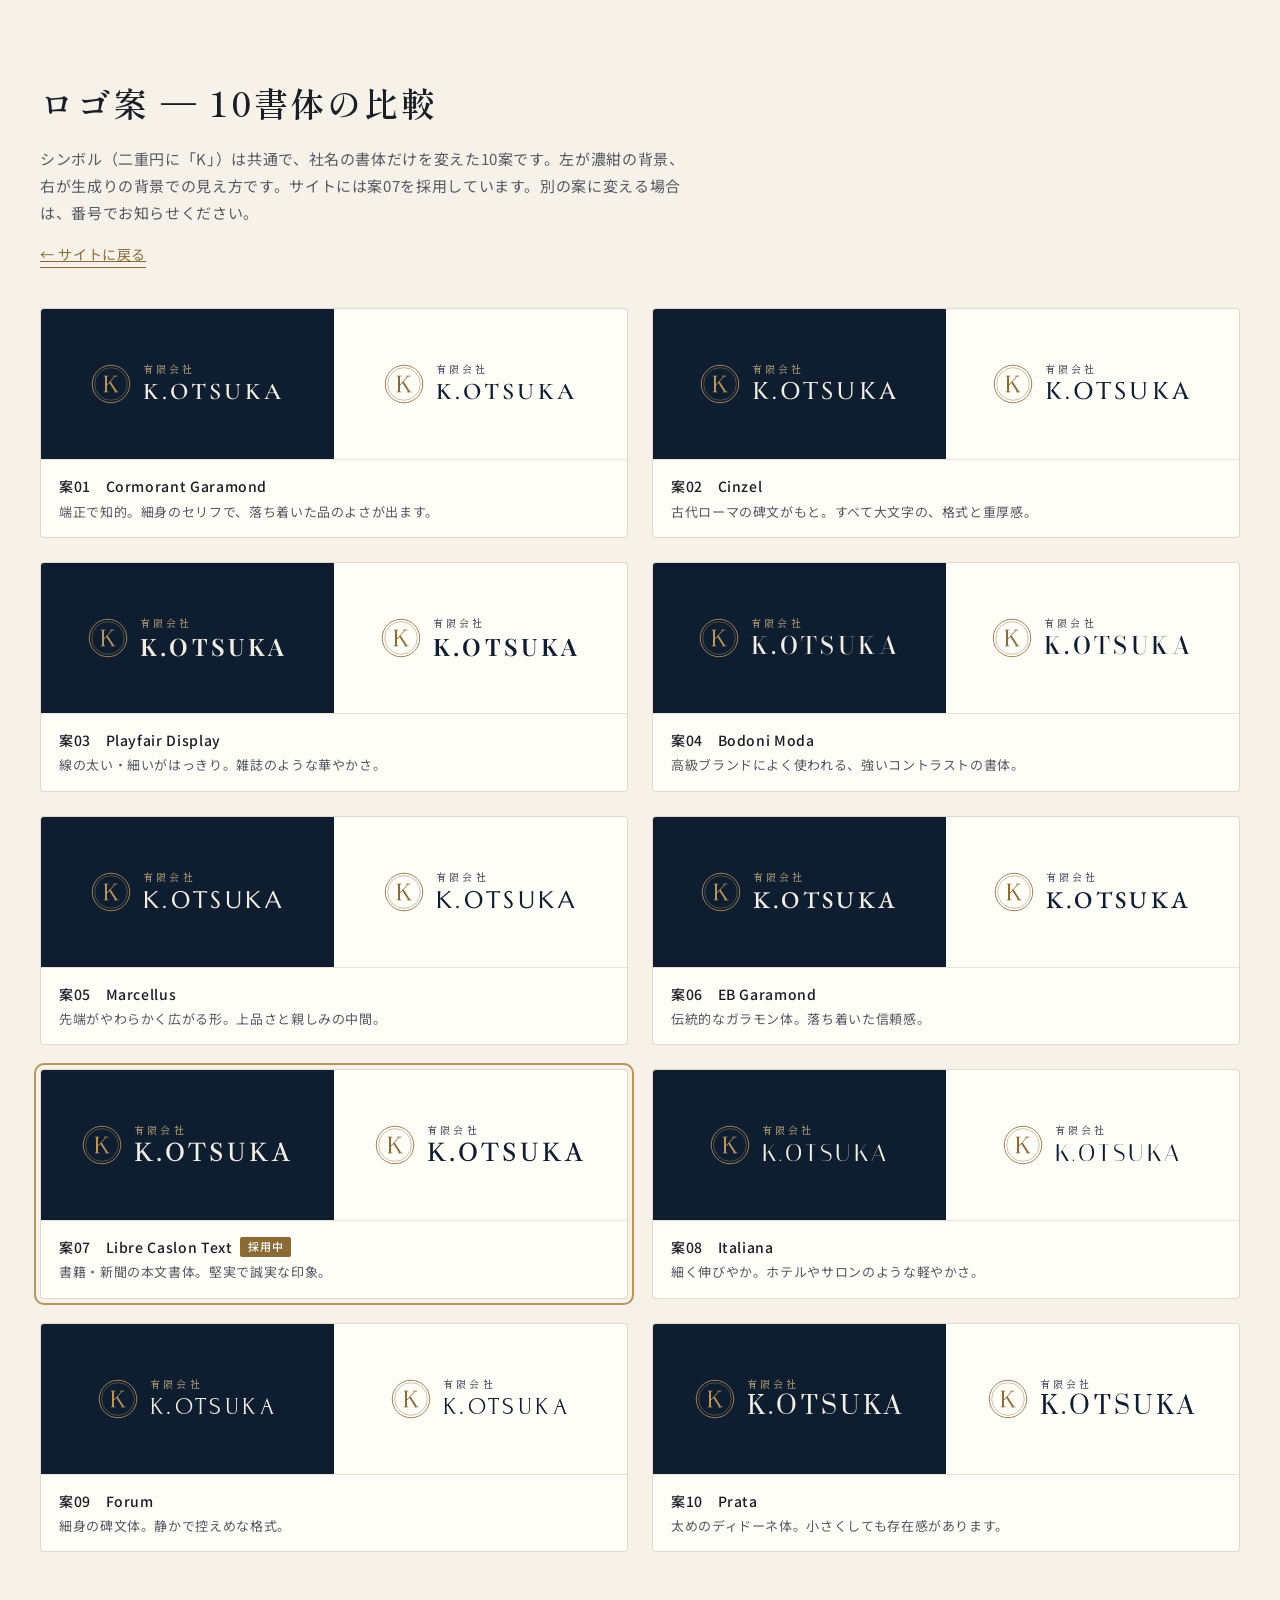
<file: logo.html>
<!doctype html>
<html lang="ja">
<head>
<meta charset="utf-8">
<meta name="viewport" content="width=device-width, initial-scale=1">
<title>ロゴ案（10書体）｜有限会社K.OTSUKA</title>
<meta name="robots" content="noindex, nofollow">
<link rel="icon" href="favicon.svg" type="image/svg+xml">
<link rel="preconnect" href="https://fonts.googleapis.com">
<link rel="preconnect" href="https://fonts.gstatic.com" crossorigin>
<link href="https://fonts.googleapis.com/css2?family=Cormorant+Garamond:wght@500;600&family=Cinzel:wght@500&family=Playfair+Display:wght@600&family=Bodoni+Moda:opsz,wght@6..96,500&family=Marcellus&family=EB+Garamond:wght@500&family=Libre+Caslon+Text&family=Italiana&family=Forum&family=Prata&family=Shippori+Mincho:wght@500;600&family=Noto+Sans+JP:wght@400;500&display=swap" rel="stylesheet">
<style>
:root{--ink:#1b1e25;--ink-2:#555860;--paper:#f6f2ea;--navy:#0f1d30;--gold:#b8955a;--gold-d:#8a6a35;--gold-l:#d6bd86}
*{box-sizing:border-box;margin:0;padding:0}
body{font-family:"Noto Sans JP",sans-serif;color:var(--ink);background:var(--paper);line-height:1.8;letter-spacing:.04em;padding:clamp(32px,6vw,72px) 16px}
.wrap{max-width:1200px;margin:0 auto}
h1{font-family:"Shippori Mincho",serif;font-weight:600;font-size:clamp(24px,3vw,34px);letter-spacing:.08em}
.lead{color:var(--ink-2);margin-top:12px;max-width:44em;font-size:15px}
.back{display:inline-block;margin-top:16px;font-size:14px;color:var(--gold-d);border-bottom:1px solid currentColor}
.grid{display:grid;grid-template-columns:repeat(auto-fill,minmax(min(100%,520px),1fr));gap:24px;margin-top:40px}
.card{border:1px solid rgba(138,106,53,.25);background:#fffdf8;border-radius:4px;overflow:hidden}
.card.is-pick{outline:2px solid var(--gold);outline-offset:4px}
.sw{display:grid;grid-template-columns:1fr 1fr}
.sw > div{display:grid;place-items:center;min-height:150px;padding:20px 12px}
.sw .dk{background:var(--navy);color:var(--gold-l)}
.sw .lt{color:var(--navy)}
.logo{display:inline-flex;align-items:center;gap:12px;white-space:nowrap}
.logo svg{width:40px;height:40px;flex:none;color:var(--gold)}
.lt .logo svg{color:var(--gold-d)}
.logo span{display:grid;line-height:1}
.logo small{font-family:"Shippori Mincho",serif;font-weight:500;font-size:10px;letter-spacing:.32em;opacity:.8;margin-bottom:6px}
.logo b{font-weight:inherit;font-size:24px;letter-spacing:.14em}
.dk .logo b{color:#f3eee3}
.meta{padding:14px 18px;border-top:1px solid rgba(138,106,53,.18);font-size:13px;color:var(--ink-2)}
.meta strong{display:block;font-size:14px;color:var(--ink);font-weight:500}
.pick{display:inline-block;margin-left:8px;font-size:11px;color:#fff;background:var(--gold-d);padding:0 8px;border-radius:2px;vertical-align:2px}
@media (max-width:479px){.sw{grid-template-columns:1fr}.logo b{font-size:22px}}
</style>
</head>
<body>
<div class="wrap">
  <h1>ロゴ案 — 10書体の比較</h1>
  <p class="lead">シンボル（二重円に「K」）は共通で、社名の書体だけを変えた10案です。左が濃紺の背景、右が生成りの背景での見え方です。サイトには案07を採用しています。別の案に変える場合は、番号でお知らせください。</p>
  <a class="back" href="index.html">← サイトに戻る</a>
  <div class="grid" id="grid"></div>
</div>
<svg width="0" height="0" style="position:absolute" aria-hidden="true">
  <symbol id="mark" viewBox="0 0 48 48">
    <circle cx="24" cy="24" r="22.5" fill="none" stroke="currentColor" stroke-width="1"/>
    <circle cx="24" cy="24" r="19.6" fill="none" stroke="currentColor" stroke-width=".5"/>
    <g fill="none" stroke="currentColor" stroke-linecap="butt">
      <path d="M18 14.5V33.5" stroke-width="2.4"/>
      <path d="M19.2 25.2L29 14.5" stroke-width="1.1"/>
      <path d="M22.6 21.6L30.4 33.5" stroke-width="2.2"/>
      <path d="M15.4 14.5H20.8M15.4 33.5H20.8M26.4 14.5H31.6M27.8 33.5H33" stroke-width=".9"/>
    </g>
  </symbol>
</svg>
<script>
const FONTS = [
  ["Cormorant Garamond", 600, "端正で知的。細身のセリフで、落ち着いた品のよさが出ます。"],
  ["Cinzel", 500, "古代ローマの碑文がもと。すべて大文字の、格式と重厚感。"],
  ["Playfair Display", 600, "線の太い・細いがはっきり。雑誌のような華やかさ。"],
  ["Bodoni Moda", 500, "高級ブランドによく使われる、強いコントラストの書体。"],
  ["Marcellus", 400, "先端がやわらかく広がる形。上品さと親しみの中間。"],
  ["EB Garamond", 500, "伝統的なガラモン体。落ち着いた信頼感。"],
  ["Libre Caslon Text", 400, "書籍・新聞の本文書体。堅実で誠実な印象。", true],
  ["Italiana", 400, "細く伸びやか。ホテルやサロンのような軽やかさ。"],
  ["Forum", 400, "細身の碑文体。静かで控えめな格式。"],
  ["Prata", 400, "太めのディドーネ体。小さくしても存在感があります。"],
];
const logo = (f, w) => `<span class="logo" style="font-family:'${f}',serif;font-weight:${w}"><svg aria-hidden="true"><use href="#mark"/></svg><span><small>有限会社</small><b>K.OTSUKA</b></span></span>`;
document.getElementById("grid").innerHTML = FONTS.map(([f, w, d, pick], i) => `
  <article class="card${pick ? " is-pick" : ""}">
    <div class="sw"><div class="dk">${logo(f, w)}</div><div class="lt">${logo(f, w)}</div></div>
    <p class="meta"><strong>案${String(i + 1).padStart(2, "0")}　${f}${pick ? '<span class="pick">採用中</span>' : ""}</strong>${d}</p>
  </article>`).join("");
</script>
</body>
</html>
</file>
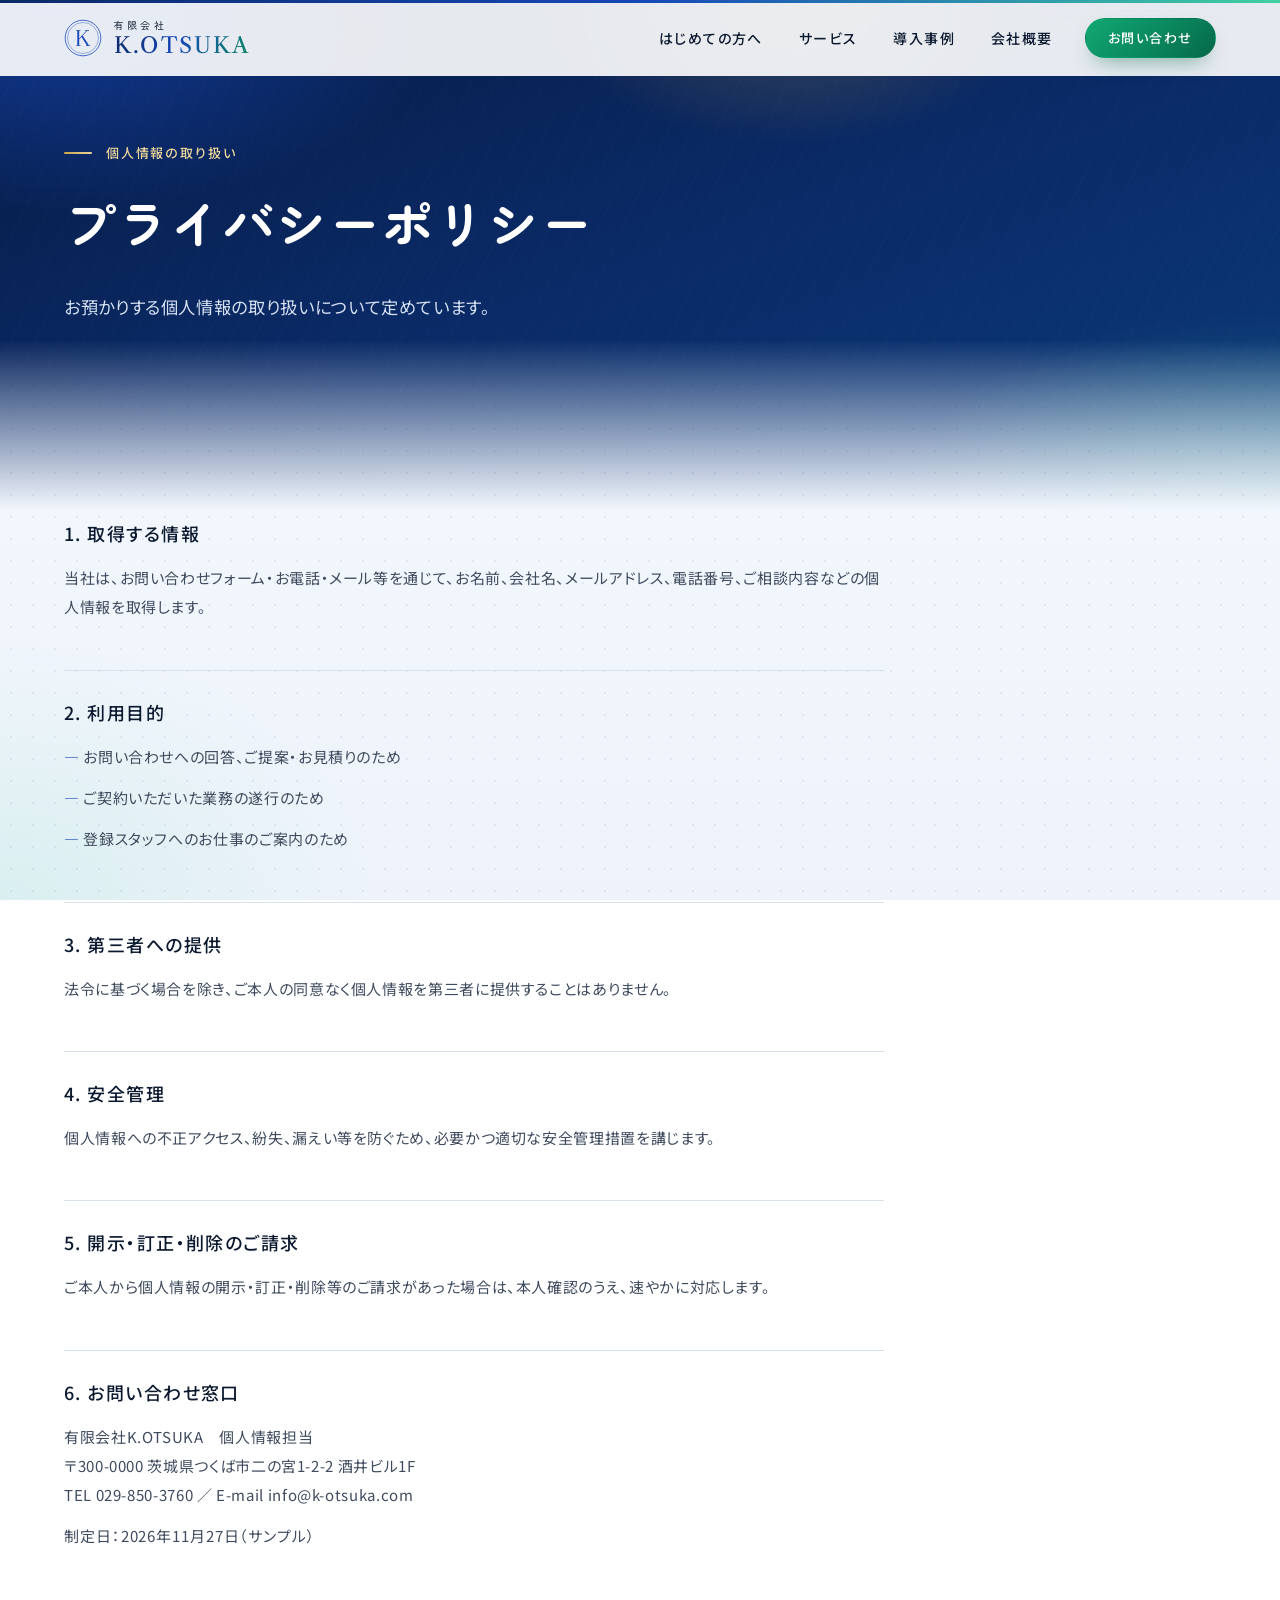
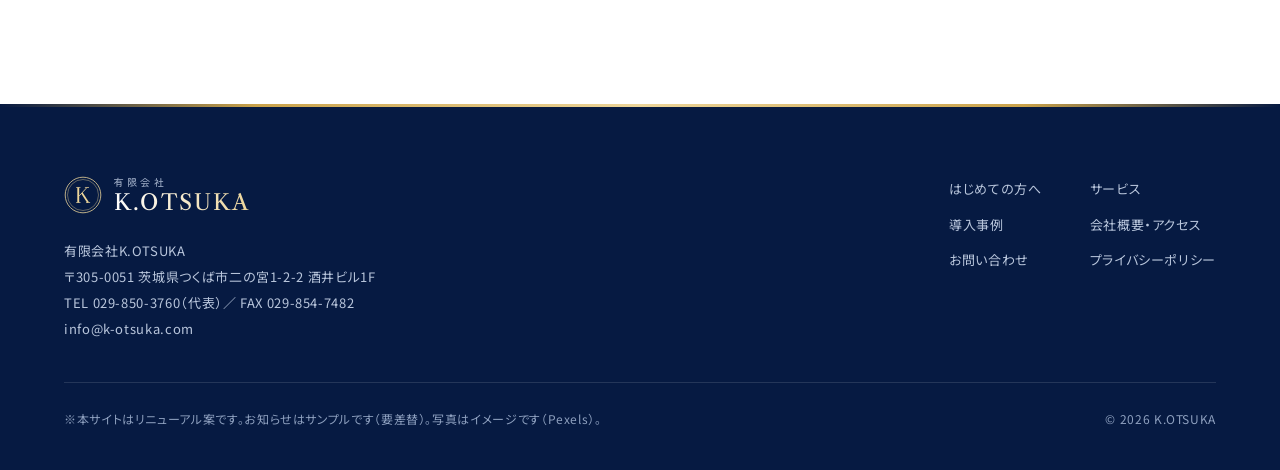
<file: privacy.html>
<!DOCTYPE html>
<html lang="ja">
<head>
<meta charset="UTF-8">
<meta name="viewport" content="width=device-width, initial-scale=1">
<script>document.documentElement.classList.add('js')</script>
<title>プライバシーポリシー｜K.OTSUKA</title>
<meta name="description" content="有限会社K.OTSUKAの個人情報の取り扱いについて。">
<!-- 要差替: サンプル公開中は検索除外。本番公開時にこの行を削除 -->
<meta name="robots" content="noindex, nofollow">
<link rel="canonical" href="https://fujikurakenjiwork-beep.github.io/marketing-consulting-hp/privacy.html">
<meta property="og:type" content="article">
<meta property="og:site_name" content="K.OTSUKA">
<meta property="og:title" content="プライバシーポリシー｜K.OTSUKA">
<meta property="og:description" content="有限会社K.OTSUKAの個人情報の取り扱いについて。">
<meta property="og:url" content="https://fujikurakenjiwork-beep.github.io/marketing-consulting-hp/privacy.html">
<meta property="og:image" content="https://fujikurakenjiwork-beep.github.io/marketing-consulting-hp/assets/og.png">
<meta property="og:image:width" content="1200">
<meta property="og:image:height" content="630">
<meta property="og:image:alt" content="有限会社K.OTSUKA ホームページ リニューアル案">
<meta name="twitter:card" content="summary_large_image">
<link rel="icon" href="favicon.svg" type="image/svg+xml">
<link rel="preconnect" href="https://fonts.googleapis.com">
<link rel="preconnect" href="https://fonts.gstatic.com" crossorigin>
<link href="https://fonts.googleapis.com/css2?family=Libre+Caslon+Text:wght@400;700&family=Zen+Maru+Gothic:wght@500;700&family=Noto+Sans+JP:wght@400;500;700&display=swap" rel="stylesheet">
<link rel="stylesheet" href="assets/style.css">
</head>
<body>
<div class="bg-canvas" aria-hidden="true"></div>
<div class="bg-grain" aria-hidden="true"></div>
<a class="skip" href="#main">本文へスキップ</a>

<header class="header">
  <a class="logo" href="index.html" aria-label="K.OTSUKA トップページ"><svg class="logo-mark" viewBox="0 0 48 48" aria-hidden="true"><circle cx="24" cy="24" r="22.5" fill="none" stroke="currentColor" stroke-width="1"/><circle cx="24" cy="24" r="19.6" fill="none" stroke="currentColor" stroke-width=".5"/><g fill="none" stroke="currentColor"><path d="M18 14.5V33.5" stroke-width="2.4"/><path d="M19.2 25.2L29 14.5" stroke-width="1.1"/><path d="M22.6 21.6L30.4 33.5" stroke-width="2.2"/><path d="M15.4 14.5H20.8M15.4 33.5H20.8M26.4 14.5H31.6M27.8 33.5H33" stroke-width=".9"/></g></svg><span class="logo-text"><small>有限会社</small><b>K.OTSUKA</b></span></a>
  <nav class="nav" aria-label="メイン">
    <a href="about.html">はじめての方へ</a>
    <a href="service.html">サービス</a>
    <a href="works.html">導入事例</a>
    <a href="company.html">会社概要</a>
  </nav>
  <a class="btn btn--sm header-cta" href="contact.html">お問い合わせ</a>
  <button class="menu-btn" type="button" aria-expanded="false" aria-controls="sp-menu" aria-label="メニューを開く"><span></span><span></span></button>
</header>
<nav class="sp-menu" id="sp-menu" aria-label="スマートフォン用メニュー">
  <a href="index.html">トップ</a>
  <a href="about.html">はじめての方へ</a>
  <a href="service.html">サービス</a>
  <a href="works.html">導入事例</a>
  <a href="company.html">会社概要・アクセス</a>
  <a href="contact.html">お問い合わせ</a>
  <a class="sp-tel" href="tel:0298503760">TEL 029-850-3760（代表）</a>
</nav>

<main id="main">

<section class="page-hero">
  <div class="inner kv-inner">
    <div>
    <p class="kicker rise" style="--d:60">個人情報の取り扱い</p>
    <h1>
      <span class="h-display rise" style="--d:140">プライバシーポリシー</span>
    </h1>
    <p class="lead rise" style="--d:300">お預かりする個人情報の取り扱いについて定めています。</p><!--/hero-text-->
    </div>
    
  </div>
</section>

<section style="padding-top:clamp(48px,6vw,80px)">
  <div class="inner">
    <!-- 要差替: サンプル文面。公開前に専門家の確認を受けること -->
    <div class="policy reveal" style="max-width:820px">
      <h2>1. 取得する情報</h2>
      <p>当社は、お問い合わせフォーム・お電話・メール等を通じて、お名前、会社名、メールアドレス、電話番号、ご相談内容などの個人情報を取得します。</p>
      <h2>2. 利用目的</h2>
      <ul><li>お問い合わせへの回答、ご提案・お見積りのため</li><li>ご契約いただいた業務の遂行のため</li><li>登録スタッフへのお仕事のご案内のため</li></ul>
      <h2>3. 第三者への提供</h2>
      <p>法令に基づく場合を除き、ご本人の同意なく個人情報を第三者に提供することはありません。</p>
      <h2>4. 安全管理</h2>
      <p>個人情報への不正アクセス、紛失、漏えい等を防ぐため、必要かつ適切な安全管理措置を講じます。</p>
      <h2>5. 開示・訂正・削除のご請求</h2>
      <p>ご本人から個人情報の開示・訂正・削除等のご請求があった場合は、本人確認のうえ、速やかに対応します。</p>
      <h2>6. お問い合わせ窓口</h2>
      <p>有限会社K.OTSUKA　個人情報担当<br>〒300-0000 茨城県つくば市二の宮1-2-2 酒井ビル1F<br>TEL 029-850-3760 ／ E-mail info@k-otsuka.com</p>
      <p class="note">制定日：2026年11月27日（サンプル）</p>
    </div>
  </div>
</section>
</main>

<footer class="footer">
  <div class="footer-inner">
    <div class="footer-brand">
      <a class="logo" href="index.html"><svg class="logo-mark" viewBox="0 0 48 48" aria-hidden="true"><circle cx="24" cy="24" r="22.5" fill="none" stroke="currentColor" stroke-width="1"/><circle cx="24" cy="24" r="19.6" fill="none" stroke="currentColor" stroke-width=".5"/><g fill="none" stroke="currentColor"><path d="M18 14.5V33.5" stroke-width="2.4"/><path d="M19.2 25.2L29 14.5" stroke-width="1.1"/><path d="M22.6 21.6L30.4 33.5" stroke-width="2.2"/><path d="M15.4 14.5H20.8M15.4 33.5H20.8M26.4 14.5H31.6M27.8 33.5H33" stroke-width=".9"/></g></svg><span class="logo-text"><small>有限会社</small><b>K.OTSUKA</b></span></a>
      <p>有限会社K.OTSUKA<br>〒305-0051 茨城県つくば市二の宮1-2-2 酒井ビル1F<br>TEL 029-850-3760（代表）／ FAX 029-854-7482<br>info@k-otsuka.com</p>
    </div>
    <nav class="footer-nav" aria-label="フッター">
      <a href="about.html">はじめての方へ</a><a href="service.html">サービス</a>
      <a href="works.html">導入事例</a><a href="company.html">会社概要・アクセス</a>
      <a href="contact.html">お問い合わせ</a><a href="privacy.html">プライバシーポリシー</a>
    </nav>
  </div>
  <div class="footer-bottom">
    <p>※本サイトはリニューアル案です。お知らせはサンプルです（要差替）。写真はイメージです（Pexels）。</p>
    <p>© <span class="js-year">2026</span> K.OTSUKA</p>
  </div>
</footer>
<div class="cta-fixed"><a class="btn" href="tel:0298503760">電話する</a><a class="btn btn--accent" href="contact.html">お問い合わせ</a></div>

<script src="assets/main.js"></script>
</body>
</html>
</file>
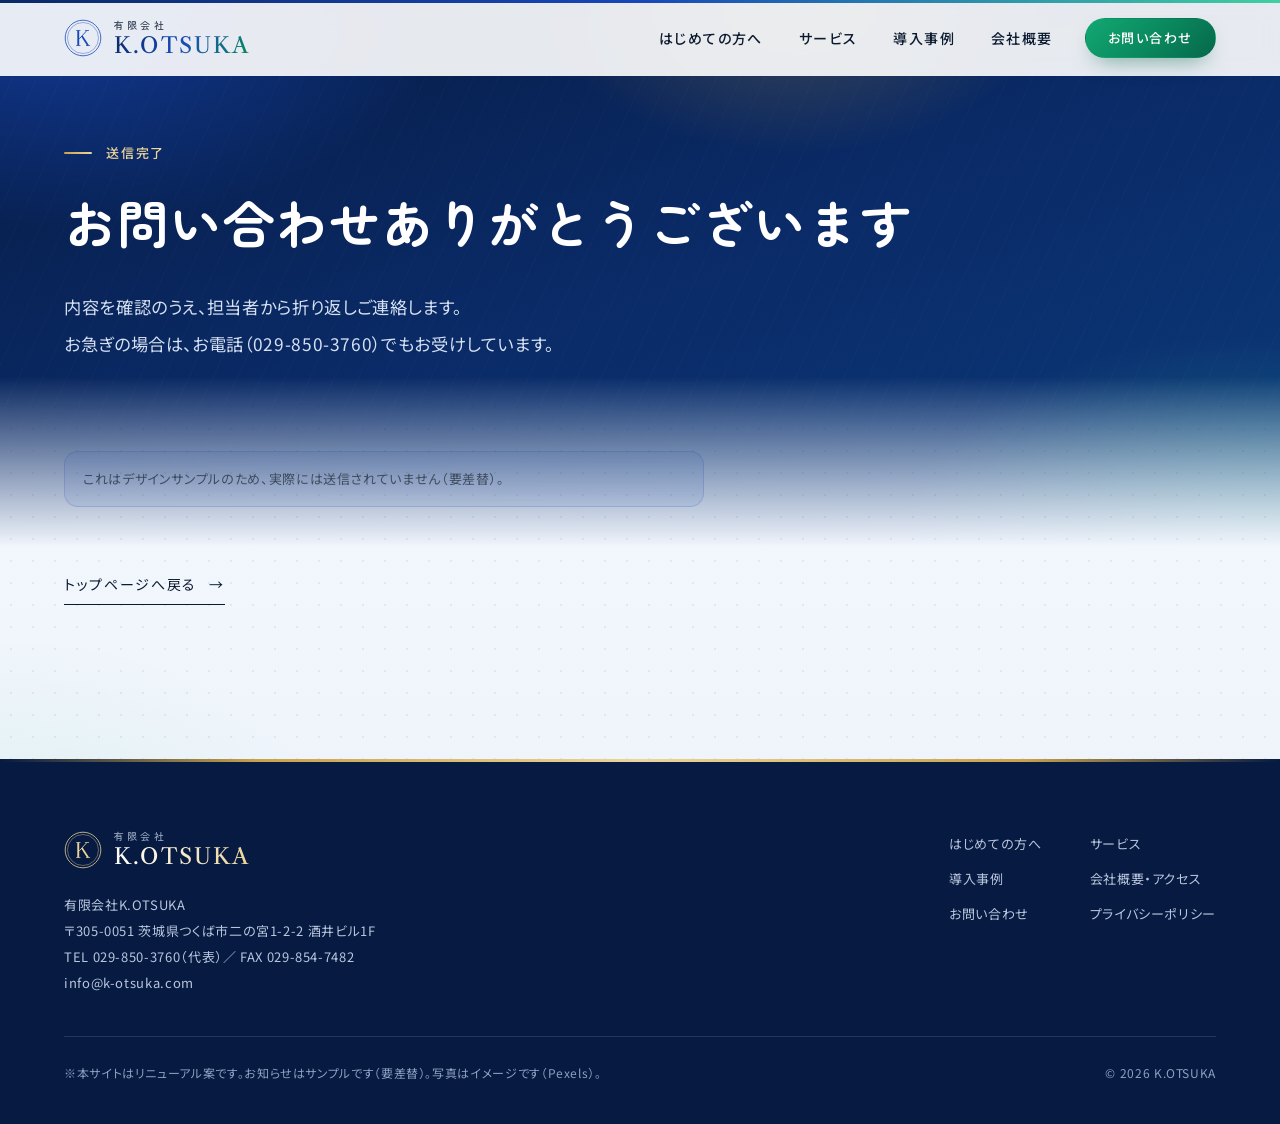
<file: thanks.html>
<!DOCTYPE html>
<html lang="ja">
<head>
<meta charset="UTF-8">
<meta name="viewport" content="width=device-width, initial-scale=1">
<script>document.documentElement.classList.add('js')</script>
<title>送信完了｜K.OTSUKA</title>
<meta name="description" content="お問い合わせありがとうございます。">
<!-- 要差替: サンプル公開中は検索除外。本番公開時にこの行を削除 -->
<meta name="robots" content="noindex, nofollow">
<link rel="canonical" href="https://fujikurakenjiwork-beep.github.io/marketing-consulting-hp/thanks.html">
<meta property="og:type" content="article">
<meta property="og:site_name" content="K.OTSUKA">
<meta property="og:title" content="送信完了｜K.OTSUKA">
<meta property="og:description" content="お問い合わせありがとうございます。">
<meta property="og:url" content="https://fujikurakenjiwork-beep.github.io/marketing-consulting-hp/thanks.html">
<meta property="og:image" content="https://fujikurakenjiwork-beep.github.io/marketing-consulting-hp/assets/og.png">
<meta property="og:image:width" content="1200">
<meta property="og:image:height" content="630">
<meta property="og:image:alt" content="有限会社K.OTSUKA ホームページ リニューアル案">
<meta name="twitter:card" content="summary_large_image">
<link rel="icon" href="favicon.svg" type="image/svg+xml">
<link rel="preconnect" href="https://fonts.googleapis.com">
<link rel="preconnect" href="https://fonts.gstatic.com" crossorigin>
<link href="https://fonts.googleapis.com/css2?family=Libre+Caslon+Text:wght@400;700&family=Zen+Maru+Gothic:wght@500;700&family=Noto+Sans+JP:wght@400;500;700&display=swap" rel="stylesheet">
<link rel="stylesheet" href="assets/style.css">
</head>
<body>
<div class="bg-canvas" aria-hidden="true"></div>
<div class="bg-grain" aria-hidden="true"></div>
<a class="skip" href="#main">本文へスキップ</a>

<header class="header">
  <a class="logo" href="index.html" aria-label="K.OTSUKA トップページ"><svg class="logo-mark" viewBox="0 0 48 48" aria-hidden="true"><circle cx="24" cy="24" r="22.5" fill="none" stroke="currentColor" stroke-width="1"/><circle cx="24" cy="24" r="19.6" fill="none" stroke="currentColor" stroke-width=".5"/><g fill="none" stroke="currentColor"><path d="M18 14.5V33.5" stroke-width="2.4"/><path d="M19.2 25.2L29 14.5" stroke-width="1.1"/><path d="M22.6 21.6L30.4 33.5" stroke-width="2.2"/><path d="M15.4 14.5H20.8M15.4 33.5H20.8M26.4 14.5H31.6M27.8 33.5H33" stroke-width=".9"/></g></svg><span class="logo-text"><small>有限会社</small><b>K.OTSUKA</b></span></a>
  <nav class="nav" aria-label="メイン">
    <a href="about.html">はじめての方へ</a>
    <a href="service.html">サービス</a>
    <a href="works.html">導入事例</a>
    <a href="company.html">会社概要</a>
  </nav>
  <a class="btn btn--sm header-cta" href="contact.html">お問い合わせ</a>
  <button class="menu-btn" type="button" aria-expanded="false" aria-controls="sp-menu" aria-label="メニューを開く"><span></span><span></span></button>
</header>
<nav class="sp-menu" id="sp-menu" aria-label="スマートフォン用メニュー">
  <a href="index.html">トップ</a>
  <a href="about.html">はじめての方へ</a>
  <a href="service.html">サービス</a>
  <a href="works.html">導入事例</a>
  <a href="company.html">会社概要・アクセス</a>
  <a href="contact.html">お問い合わせ</a>
  <a class="sp-tel" href="tel:0298503760">TEL 029-850-3760（代表）</a>
</nav>

<main id="main">

<section class="page-hero">
  <div class="inner kv-inner">
    <div>
    <p class="kicker rise" style="--d:60">送信完了</p>
    <h1>
      <span class="h-display rise" style="--d:140">お問い合わせありがとうございます</span>
    </h1>
    <p class="lead rise" style="--d:300">内容を確認のうえ、担当者から折り返しご連絡します。<br class="pc">お急ぎの場合は、お電話（029-850-3760）でもお受けしています。</p><!--/hero-text-->
    </div>
    
  </div>
</section>

<section style="padding-top:0">
  <div class="inner">
    <p class="demo-note reveal" style="max-width:640px">これはデザインサンプルのため、実際には送信されていません（要差替）。</p>
    <p class="reveal" style="margin-top:32px"><a class="link-arrow" href="index.html">トップページへ戻る</a></p>
  </div>
</section>
</main>

<footer class="footer">
  <div class="footer-inner">
    <div class="footer-brand">
      <a class="logo" href="index.html"><svg class="logo-mark" viewBox="0 0 48 48" aria-hidden="true"><circle cx="24" cy="24" r="22.5" fill="none" stroke="currentColor" stroke-width="1"/><circle cx="24" cy="24" r="19.6" fill="none" stroke="currentColor" stroke-width=".5"/><g fill="none" stroke="currentColor"><path d="M18 14.5V33.5" stroke-width="2.4"/><path d="M19.2 25.2L29 14.5" stroke-width="1.1"/><path d="M22.6 21.6L30.4 33.5" stroke-width="2.2"/><path d="M15.4 14.5H20.8M15.4 33.5H20.8M26.4 14.5H31.6M27.8 33.5H33" stroke-width=".9"/></g></svg><span class="logo-text"><small>有限会社</small><b>K.OTSUKA</b></span></a>
      <p>有限会社K.OTSUKA<br>〒305-0051 茨城県つくば市二の宮1-2-2 酒井ビル1F<br>TEL 029-850-3760（代表）／ FAX 029-854-7482<br>info@k-otsuka.com</p>
    </div>
    <nav class="footer-nav" aria-label="フッター">
      <a href="about.html">はじめての方へ</a><a href="service.html">サービス</a>
      <a href="works.html">導入事例</a><a href="company.html">会社概要・アクセス</a>
      <a href="contact.html">お問い合わせ</a><a href="privacy.html">プライバシーポリシー</a>
    </nav>
  </div>
  <div class="footer-bottom">
    <p>※本サイトはリニューアル案です。お知らせはサンプルです（要差替）。写真はイメージです（Pexels）。</p>
    <p>© <span class="js-year">2026</span> K.OTSUKA</p>
  </div>
</footer>
<div class="cta-fixed"><a class="btn" href="tel:0298503760">電話する</a><a class="btn btn--accent" href="contact.html">お問い合わせ</a></div>

<script src="assets/main.js"></script>
</body>
</html>
</file>
<file: assets/style.css>
/* =========================================================
   有限会社K.OTSUKA — 共通スタイル（健康経営サイトと同じ配色：濃紺×青×ミント×金）
   ブランドの動詞: 「動かす」 → キー演出: KVで上昇線が描かれ、
   01企画 → 02実践 → 03検証 の節点が順に灯る（ページで1箇所のみ）
   ========================================================= */

/* 0. トークン — 生成り＋濃紺＋金 */
:root{
  --font-display:"Shippori Mincho","Hiragino Mincho ProN","Yu Mincho",serif;
  --font-latin:"Libre Caslon Text","Times New Roman",serif;   /* ロゴ書体（logo.html の案07） */
  --font-body:"Noto Sans JP","Hiragino Sans","Yu Gothic",sans-serif;
  --ink:#1b1e25;
  --ink-2:#555860;
  --ink-3:#86888e;
  --paper:#f6f2ea;
  --paper-2:#ece6da;
  --dark:#0f1d30;
  --dark-rgb:15,29,48;
  --on-dark:#f3eee3;
  --accent:#8a6a35;        /* 文字用の深い金 */
  --accent-rgb:138,106,53;
  --accent-light:#d6bd86;  /* 濃紺の上の金 */
  --gold:#b8955a;
  --gold-rgb:184,149,90;
  --accent-2:#13233a;      /* 主要ボタン：濃紺 */
  --accent-2-dark:#0a1524;
  --line:rgba(27,30,37,.1);
  --card:rgba(255,253,248,.7);
  --ease:cubic-bezier(.22,1,.36,1);
  --dur:1100ms;
  --stagger:80ms;
  --radius:4px;
  --max:1200px;
  --gutter:clamp(20px,5vw,72px);
  --header-h:76px;
}

*{box-sizing:border-box;margin:0;padding:0}
html{scroll-behavior:smooth;-webkit-text-size-adjust:100%}
body{
  font-family:var(--font-body);color:var(--ink);background:var(--paper);
  line-height:1.95;letter-spacing:.04em;font-feature-settings:"palt";
  overflow-x:hidden;-webkit-font-smoothing:antialiased;
}
img,svg{max-width:100%;display:block}
a{color:inherit;text-decoration:none}
ul,ol{list-style:none}
button,input,select,textarea{font:inherit;color:inherit}
[id]{scroll-margin-top:calc(var(--header-h) + 24px)}
:focus-visible{outline:2px solid var(--accent);outline-offset:3px;border-radius:2px}
.skip{position:absolute;left:-9999px;top:8px;z-index:200;background:var(--ink);color:var(--paper);padding:8px 16px;border-radius:4px}
.skip:focus{left:8px}
.pc{display:inline}
@media (max-width:767px){.pc{display:none}}

/* =========================================================
   処方A — ページ全体を1枚の連続背景に
   ========================================================= */
.bg-canvas{position:fixed;inset:0;z-index:-2;pointer-events:none;
  background:
    radial-gradient(130% 70% at 50% -15%, #fcfcfa 0%, rgba(252,252,250,0) 62%),
    radial-gradient(95% 60% at 108% 38%, #eaf1ee 0%, rgba(234,241,238,0) 58%),
    radial-gradient(85% 60% at -8% 74%, #f5f1e9 0%, rgba(245,241,233,0) 60%),
    linear-gradient(180deg, #f8f8f5 0%, #f1f1ed 46%, #f5f5f2 100%);
  filter:blur(.4px);
}
/* 処方B — SVGグレインでバンディングを撹拌 */
.bg-grain{position:fixed;inset:0;z-index:-1;pointer-events:none;opacity:.04;mix-blend-mode:overlay;
  background-image:url("data:image/svg+xml,%3Csvg xmlns='http://www.w3.org/2000/svg' width='200' height='200'%3E%3Cfilter id='n'%3E%3CfeTurbulence type='fractalNoise' baseFrequency='.85' numOctaves='3' stitchTiles='stitch'/%3E%3C/filter%3E%3Crect width='200' height='200' filter='url(%23n)'/%3E%3C/svg%3E");
  background-size:200px 200px}
body{background:transparent}

section{background:transparent;position:relative;padding:clamp(96px,12vw,168px) var(--gutter)}
.inner{max-width:var(--max);margin:0 auto}

/* 処方C — 濃色反転は ±96px はみ出し、240px かけて溶かす */
.section-dark{color:var(--on-dark);isolation:isolate;padding-block:clamp(168px,16vw,240px)}
.section-dark::before{content:"";position:absolute;inset:-96px 0;z-index:-1;
  background:linear-gradient(180deg,
    rgba(var(--dark-rgb),0) 0%,
    rgba(var(--dark-rgb),.55) 120px,
    var(--dark) 240px,
    var(--dark) calc(100% - 240px),
    rgba(var(--dark-rgb),.55) calc(100% - 120px),
    rgba(var(--dark-rgb),0) 100%)}
.section-dark .kicker{color:var(--accent-light)}
.section-dark .kicker::before{background:var(--accent-2)}
.section-dark .h-sub,.section-dark .lead,.section-dark p{color:rgba(238,237,232,.78)}
.section-dark em,.section-dark .h2 em,.section-dark .h-display em{color:var(--accent-light)}
.section-dark .h2{color:var(--on-dark)}
.section-dark .btn{border-color:rgba(238,237,232,.5)}
.section-dark .btn:hover{background:var(--on-dark);color:var(--dark)}
.hairline{height:1px;opacity:.6;margin:0 var(--gutter);
  background:linear-gradient(90deg, transparent, rgba(var(--accent-rgb),.28), transparent)}

/* =========================================================
   処方E — モーション（ゆっくり像を結ぶ）
   ========================================================= */
@keyframes reveal{from{opacity:0;transform:translateY(26px) scale(.988);filter:blur(7px)}to{opacity:1;transform:none;filter:blur(0)}}
.js .reveal{animation:reveal var(--dur) var(--ease) both;animation-play-state:paused}
.js .reveal.is-in{animation-play-state:running}
.js .stagger>*{animation:reveal var(--dur) var(--ease) both;animation-play-state:paused;animation-delay:calc(var(--i,0)*var(--stagger))}
.js .stagger.is-in>*{animation-play-state:running}
@supports (animation-timeline: view()){
  .js .reveal{animation:reveal linear both;animation-timeline:view();animation-range:entry 8% cover 30%;animation-play-state:running}
}
/* ファーストビュー用：読み込み完了で立ち上がる */
.js .rise{opacity:0;transform:translateY(24px);filter:blur(6px);
  transition:opacity var(--dur) var(--ease),transform var(--dur) var(--ease),filter var(--dur) var(--ease);
  transition-delay:calc(var(--d,0)*1ms)}
.js.is-ready .rise{opacity:1;transform:none;filter:blur(0)}

@media (prefers-reduced-motion:reduce){
  html{scroll-behavior:auto}
  .js .reveal,.js .stagger>*{animation:none!important;opacity:1!important;transform:none!important;filter:none!important}
  .js .rise{transition:none!important;opacity:1!important;transform:none!important;filter:none!important}
  .trail{transition:none!important;stroke-dashoffset:0!important}
  .node,.node-label{transition:none!important;opacity:1!important;transform:none!important}
  #loading{display:none}
  *{transition-duration:0s!important}
}

/* =========================================================
   1. ローディング（index のみ・1.2秒以内に開ける）
   ========================================================= */
#loading{position:fixed;inset:0;z-index:100;background:var(--paper);display:grid;place-items:center;
  transition:opacity 700ms var(--ease),visibility 0s 700ms}
#loading.is-done{opacity:0;visibility:hidden}
#loading .word{font-family:var(--font-display);font-weight:600;font-size:clamp(30px,5vw,56px);letter-spacing:.12em;display:flex;overflow:hidden;line-height:1.2}
#loading .word span{display:inline-block;transform:translateY(110%);animation:rise-up 900ms var(--ease) forwards;animation-delay:calc(var(--i)*45ms);white-space:pre}
#loading .bar{width:min(240px,50vw);height:1px;margin:18px auto 0;background:var(--accent);transform:scaleX(0);transform-origin:left;animation:bar 1000ms var(--ease) 100ms forwards}
@keyframes rise-up{to{transform:none}}
@keyframes bar{to{transform:scaleX(1)}}

/* =========================================================
   2. ヘッダー（backdrop-filter はここ1箇所のみ）
   ========================================================= */
.header{position:fixed;top:0;left:0;right:0;z-index:50;height:var(--header-h);display:flex;align-items:center;gap:32px;
  padding:0 var(--gutter);backdrop-filter:blur(12px);-webkit-backdrop-filter:blur(12px);
  background:rgba(246,246,243,.62)}
.logo{font-family:var(--font-display);font-weight:700;font-size:22px;letter-spacing:.1em;line-height:1;white-space:nowrap;display:inline-flex;align-items:baseline;gap:8px}
.logo small{font-family:var(--font-body);font-weight:500;font-size:11px;letter-spacing:.14em;color:var(--ink-2)}
.nav{display:flex;gap:36px;margin-left:auto}
.nav a{position:relative;display:block;font-size:14px;font-weight:500;letter-spacing:.1em;line-height:1.3;padding:8px 0}
.nav a::after{content:"";position:absolute;left:0;bottom:0;height:1px;width:100%;background:currentColor;transform:scaleX(0);transform-origin:right;transition:transform 600ms var(--ease)}
.nav a:hover::after,.nav a[aria-current="page"]::after{transform:scaleX(1);transform-origin:left}
.nav a[aria-current="page"]{color:var(--accent)}
.btn{display:inline-flex;align-items:center;justify-content:center;gap:10px;padding:14px 30px;border:1px solid currentColor;border-radius:999px;
  font-size:14px;letter-spacing:.12em;line-height:1.4;transition:background 600ms var(--ease),color 600ms var(--ease),border-color 600ms var(--ease);cursor:pointer;background:transparent}
.btn:hover{background:var(--ink);color:var(--paper);border-color:var(--ink)}
.btn--accent{background:var(--accent-2);border-color:var(--accent-2);color:#fff;font-weight:500}
.btn--accent:hover{background:var(--accent-2-dark);border-color:var(--accent-2-dark);color:#fff}
.section-dark .btn--accent{border-color:var(--accent-2)}
.btn--sm{padding:10px 22px;font-size:13px}
.btn .arrow{transition:transform 600ms var(--ease)}
.btn:hover .arrow{transform:translateX(4px)}
.menu-btn{display:none;width:44px;height:44px;border:0;background:transparent;position:relative;cursor:pointer;margin-left:auto}
.menu-btn span{position:absolute;left:11px;right:11px;height:1px;background:var(--ink);transition:transform 500ms var(--ease)}
.menu-btn span:nth-child(1){top:18px}
.menu-btn span:nth-child(2){top:26px}
.menu-open .menu-btn span:nth-child(1){transform:translateY(4px) rotate(20deg)}
.menu-open .menu-btn span:nth-child(2){transform:translateY(-4px) rotate(-20deg)}
.sp-menu{position:fixed;inset:0;z-index:45;background:var(--paper);padding:calc(var(--header-h) + 32px) var(--gutter) 40px;
  display:flex;flex-direction:column;gap:6px;visibility:hidden;opacity:0;transition:opacity 500ms var(--ease),visibility 0s 500ms;overflow-y:auto}
.menu-open .sp-menu{visibility:visible;opacity:1;transition:opacity 500ms var(--ease)}
.sp-menu a{display:flex;align-items:center;justify-content:space-between;gap:16px;padding:18px 0;border-bottom:1px solid var(--line);font-size:18px;font-weight:500;letter-spacing:.12em;line-height:1.4}
.sp-menu a::after{content:"→";color:var(--accent);font-size:14px}
.sp-menu .sp-tel::after{content:none}
.sp-menu .sp-tel{margin-top:24px;font-family:var(--font-body);font-size:14px;color:var(--ink-2);border:0;display:block}
.menu-open{overflow:hidden}
@media (max-width:899px){
  .nav,.header-cta{display:none}
  .menu-btn{display:block}
}

/* =========================================================
   3. 見出し — 欧文ディスプレイ × 和文サブの2層
   ========================================================= */
.h-display{display:block;font-family:var(--font-display);font-weight:700;line-height:1.45;letter-spacing:.05em;font-size:clamp(32px,4.8vw,68px)}
.h-display em,.h2 em{font-style:normal;color:var(--accent)}
.h2{font-family:var(--font-display);font-weight:700;font-size:clamp(25px,3vw,42px);line-height:1.6;letter-spacing:.08em}
.h-sub{font-size:clamp(15px,1.5vw,18px);letter-spacing:.16em;color:var(--ink-2);margin-top:18px;font-weight:500}
.h3{font-size:clamp(19px,1.9vw,24px);font-weight:500;line-height:1.6;letter-spacing:.06em}
.lead{font-size:clamp(16px,1.35vw,18px);line-height:2.15;max-width:40em}
.kicker{display:flex;align-items:center;gap:14px;font-size:13px;letter-spacing:.16em;color:var(--accent);margin-bottom:20px;font-weight:500}
.kicker::before{content:"";width:8px;height:8px;border-radius:50%;background:var(--accent-2);flex:none}
.note{font-size:12px;color:var(--ink-3);margin-top:24px;letter-spacing:.06em}
.section-dark .note{color:rgba(238,237,232,.5)}
.link-arrow{display:inline-flex;align-items:center;gap:12px;font-size:14px;letter-spacing:.12em;padding-bottom:6px;border-bottom:1px solid currentColor;margin-top:32px}
.link-arrow::after{content:"→";transition:transform 600ms var(--ease)}
.link-arrow:hover::after{transform:translateX(5px)}
.sec-head{display:grid;grid-template-columns:minmax(0,1fr) minmax(0,1fr);gap:clamp(24px,5vw,80px);align-items:end;margin-bottom:clamp(48px,6vw,88px)}
.sec-head .lead{justify-self:end}
@media (max-width:899px){.sec-head{grid-template-columns:1fr}.sec-head .lead{justify-self:start}}

/* =========================================================
   4. KV と キー演出（上昇線）
   ========================================================= */
.kv{min-height:100svh;display:grid;align-content:center;padding-top:calc(var(--header-h) + 48px);padding-bottom:clamp(72px,10vw,120px);overflow:hidden}
.kv-inner{width:100%;position:relative;z-index:1}
.kv-title{font-weight:400}
.kv-lead{margin-top:clamp(24px,3vw,40px);font-size:clamp(15px,1.3vw,17px);line-height:2.1;color:var(--ink-2);max-width:36em}
.kv-actions{display:flex;flex-wrap:wrap;gap:14px;margin-top:clamp(32px,4vw,48px)}
.motion{position:absolute;right:calc(var(--gutter) * -0.5);bottom:clamp(40px,8vh,96px);width:min(62vw,1000px);aspect-ratio:2/1;pointer-events:none}
.motion svg{width:100%;height:100%;overflow:visible}
.motion pattern circle{fill:rgba(23,24,28,.16)}
.trail-base{fill:none;stroke:rgba(var(--accent-rgb),.12);stroke-width:1}
.trail{fill:none;stroke:var(--accent);stroke-width:1.6;stroke-linecap:round;stroke-dasharray:1;stroke-dashoffset:1;
  transition:stroke-dashoffset 2600ms cubic-bezier(.65,0,.35,1) 500ms}
.js.is-ready .trail{stroke-dashoffset:0}
.no-js .trail,html:not(.js) .trail{stroke-dashoffset:0}
.node{transform-box:fill-box;transform-origin:center;opacity:0;transform:scale(.4);transition:opacity 900ms var(--ease),transform 900ms var(--ease);transition-delay:var(--nd,0ms)}
.node .dot{fill:var(--accent)}
.node .ring{fill:none;stroke:rgba(var(--accent-rgb),.35);stroke-width:1}
.js.is-ready .node{opacity:1;transform:none}
html:not(.js) .node,html:not(.js) .node-label{opacity:1;transform:none}
.node-label{position:absolute;transform:translate(-50%,calc(-100% - 22px));text-align:center;opacity:0;white-space:nowrap;
  transition:opacity 900ms var(--ease),transform 900ms var(--ease);transition-delay:var(--nd,0ms)}
.js.is-ready .node-label{opacity:1;transform:translate(-50%,calc(-100% - 30px))}
.node-label b{display:block;font-family:var(--font-display);font-weight:600;font-size:clamp(14px,1.3vw,18px);color:var(--accent);line-height:1}
.node-label span{display:block;font-size:clamp(11px,1vw,13px);letter-spacing:.14em;color:var(--ink-2);margin-top:4px}
@media (max-width:899px){
  .motion{position:relative;right:auto;bottom:auto;width:100%;margin-top:56px}
}

/* 下層ページのヒーロー（同じ線モチーフを短く再演） */
.page-hero{min-height:clamp(440px,64svh,660px);display:grid;align-content:end;padding-top:calc(var(--header-h) + 64px);padding-bottom:clamp(56px,7vw,96px);overflow:hidden}
.page-hero .h-display{font-size:clamp(30px,4vw,54px)}
.page-hero .lead{margin-top:28px;color:var(--ink-2)}
.page-hero .motion{width:min(52vw,780px);bottom:clamp(24px,5vh,64px);opacity:.75}
@media (max-width:899px){.page-hero .motion{display:none}}

/* =========================================================
   5. コンテンツ部品
   ========================================================= */
.two-col{display:grid;grid-template-columns:minmax(0,5fr) minmax(0,7fr);gap:clamp(32px,6vw,96px);align-items:start}
.two-col > :first-child{position:sticky;top:calc(var(--header-h) + 40px)}
.two-col .lead + p,.prose p + p{margin-top:1.4em}
.prose p{color:var(--ink-2);line-height:2.1}
@media (max-width:899px){.two-col{grid-template-columns:1fr}.two-col > :first-child{position:static}}

.grid{display:grid;gap:clamp(20px,2.4vw,36px);grid-template-columns:repeat(3,minmax(0,1fr))}
.grid--2{grid-template-columns:repeat(2,minmax(0,1fr))}
@media (max-width:1023px){.grid{grid-template-columns:repeat(2,minmax(0,1fr))}}
@media (max-width:639px){.grid,.grid--2{grid-template-columns:1fr}}

.card{position:relative;display:flex;flex-direction:column;gap:18px;padding:clamp(28px,3vw,40px);border-radius:var(--radius);
  background:var(--card);border:1px solid rgba(255,255,255,.7);box-shadow:0 1px 0 rgba(23,24,28,.04);
  transition:transform 700ms var(--ease),background 700ms var(--ease)}
a.card:hover{transform:translateY(-4px);background:rgba(255,255,255,.8)}
.card .num{font-family:var(--font-display);font-weight:600;font-size:14px;color:var(--accent);letter-spacing:.1em}
.card .en{font-family:var(--font-display);font-size:clamp(28px,2.6vw,36px);line-height:1}
.card .h3{margin-top:-4px}
.card p{font-size:15px;color:var(--ink-2);line-height:2}
.card .icon{width:56px;height:56px;color:var(--accent)}
.card .icon *{fill:none;stroke:currentColor;stroke-width:1.4;stroke-linecap:round;stroke-linejoin:round}
.card .more{margin-top:auto;padding-top:8px;font-size:13px;letter-spacing:.12em;color:var(--accent);display:flex;align-items:center;gap:10px}
.card .more::after{content:"→";transition:transform 600ms var(--ease)}
a.card:hover .more::after{transform:translateX(5px)}
.tags{display:flex;flex-wrap:wrap;gap:8px}
.tag{font-size:12px;letter-spacing:.08em;padding:4px 12px;border-radius:999px;border:1px solid rgba(var(--accent-rgb),.3);color:var(--accent);line-height:1.6}
.tag--plain{border-color:var(--line);color:var(--ink-2)}
.tag--dark{border-color:rgba(238,237,232,.25);color:rgba(238,237,232,.8)}

/* 数字 */
.stats{display:grid;grid-template-columns:repeat(3,minmax(0,1fr));gap:clamp(24px,3vw,48px)}
.stat .num{font-family:var(--font-display);font-weight:600;font-size:clamp(48px,5.4vw,84px);line-height:1;color:var(--on-dark)}
.stat .unit{font-size:16px;margin-left:6px;letter-spacing:.1em}
.stat .label{font-size:13px;letter-spacing:.14em;margin-top:12px}
@media (max-width:639px){.stats{grid-template-columns:1fr}}

.way-grid{display:grid;grid-template-columns:minmax(0,5fr) minmax(0,7fr);gap:clamp(32px,6vw,96px);margin-top:clamp(48px,6vw,80px);align-items:end}
@media (max-width:899px){.way-grid{grid-template-columns:1fr}}


/* 事例 */
.case{gap:20px}
.case-meta{display:flex;flex-wrap:wrap;justify-content:space-between;align-items:center;gap:10px 12px}
.case-meta .num{font-size:14px;white-space:nowrap}
.case dl{display:grid;grid-template-columns:auto 1fr;gap:10px 18px;font-size:14px;line-height:1.9;margin-top:4px}
.case dt{color:var(--accent);letter-spacing:.12em;font-weight:500;white-space:nowrap}
.case dd{color:var(--ink-2)}
.case .result{margin-top:auto;padding-top:18px;border-top:1px solid var(--line);font-size:15px;font-weight:500;letter-spacing:.04em;color:var(--ink)}
.case .result small{display:block;font-size:11px;letter-spacing:.2em;color:var(--ink-3);font-weight:400}

/* ニュース */
.news{border-top:1px solid var(--line)}
.news li{display:grid;grid-template-columns:120px 120px 1fr;gap:24px;padding:22px 0;border-bottom:1px solid var(--line);font-size:15px;align-items:baseline}
.news time{letter-spacing:.1em;color:var(--ink-3);font-size:13px}
.news .cat{font-size:12px;letter-spacing:.1em;color:var(--accent)}
@media (max-width:639px){.news li{grid-template-columns:auto 1fr;gap:6px 16px}.news li p{grid-column:1/-1}}

/* 表（会社概要） */
.table{width:100%;border-collapse:collapse;font-size:15px}
.table th,.table td{padding:22px 8px;text-align:left;vertical-align:top;border-bottom:1px solid var(--line);line-height:1.9}
.table tr:first-child th,.table tr:first-child td{border-top:1px solid var(--line)}
.table th{width:26%;font-weight:500;letter-spacing:.12em;color:var(--ink-2);white-space:nowrap}
.table td ul li::before{content:"— ";color:var(--accent)}
@media (max-width:639px){
  .table th,.table td{display:block;width:100%;padding:0 4px}
  .table th{padding-top:20px;font-size:13px;color:var(--accent);border-bottom:0}
  .table td{padding-bottom:20px}
  .table tr:first-child td{border-top:0}
}

/* サブナビ */
.subnav{display:flex;flex-wrap:wrap;gap:10px;margin-top:40px}
.subnav a{font-size:13px;letter-spacing:.12em;padding:8px 18px;border-radius:999px;border:1px solid var(--line);background:var(--card);transition:background 600ms var(--ease),color 600ms var(--ease)}
.subnav a:hover{background:var(--ink);color:var(--paper)}

/* BSC 図（HTMLで組む：スマホでも読める） */
.bsc{position:relative;display:grid;grid-template-columns:1fr 1fr;gap:12px;max-width:560px}
.bsc > div{padding:26px 22px;border-radius:var(--radius);background:var(--card);border:1px solid rgba(255,255,255,.7);min-height:150px}
.bsc b{display:block;font-family:var(--font-display);font-weight:600;font-size:20px;color:var(--accent);line-height:1.1}
.bsc strong{display:block;font-weight:500;letter-spacing:.1em;margin-top:6px}
.bsc p{font-size:13px;color:var(--ink-2);line-height:1.8;margin-top:8px}
.bsc > div:nth-child(2),.bsc > div:nth-child(4){text-align:right}
.bsc .core{position:absolute;left:50%;top:50%;transform:translate(-50%,-50%);width:112px;height:112px;border-radius:50%;
  background:var(--paper);border:1px solid rgba(var(--accent-rgb),.35);display:grid;place-items:center;text-align:center;font-size:13px;letter-spacing:.1em;line-height:1.6;padding:0;min-height:0;font-weight:500}
@media (max-width:479px){.bsc > div{padding:20px 14px;min-height:140px}.bsc .core{width:92px;height:92px;font-size:12px}.bsc p{display:none}}

/* 手順 */
.steps{display:grid;grid-template-columns:repeat(4,minmax(0,1fr));gap:clamp(16px,2vw,28px);counter-reset:step}
.steps li{position:relative;padding-top:28px;border-top:1px solid rgba(var(--accent-rgb),.3)}
.steps li::before{counter-increment:step;content:"0" counter(step);display:block;font-family:var(--font-display);font-weight:600;font-size:34px;line-height:1;color:var(--accent);margin-bottom:16px}
.steps h3{font-size:17px;font-weight:500;letter-spacing:.08em;line-height:1.6}
.steps p{font-size:14px;color:var(--ink-2);margin-top:10px;line-height:1.9}
.steps--3{grid-template-columns:repeat(3,minmax(0,1fr))}
@media (max-width:899px){.steps{grid-template-columns:repeat(2,minmax(0,1fr))}.steps--3{grid-template-columns:1fr}}
@media (max-width:479px){.steps{grid-template-columns:1fr}}

/* 料金メニュー */
.menu-list{border-top:1px solid var(--line)}
.menu-list > div{display:grid;grid-template-columns:minmax(0,4fr) minmax(0,6fr) minmax(0,3fr);gap:20px;padding:26px 0;border-bottom:1px solid var(--line);align-items:baseline}
.menu-list dt{font-weight:500;letter-spacing:.08em}
.menu-list dd{font-size:14px;color:var(--ink-2);line-height:1.9}
.menu-list .price{font-family:var(--font-display);font-weight:600;font-size:20px;color:var(--ink);text-align:right;line-height:1.3}
.menu-list .price small{display:block;font-family:var(--font-body);font-size:11px;color:var(--ink-3);letter-spacing:.08em}
@media (max-width:767px){.menu-list > div{grid-template-columns:1fr;gap:6px}.menu-list .price{text-align:left}}

/* ブランドの三角形 */
.triangle{max-width:440px;width:100%}
.triangle text{font-family:var(--font-body);font-size:20px;letter-spacing:.12em;fill:var(--ink)}
.triangle .axis{stroke:var(--line);stroke-width:1}
.triangle .frame{fill:none;stroke:rgba(23,24,28,.18);stroke-width:1}
.triangle .ideal{fill:rgba(var(--accent-rgb),.12);stroke:var(--accent);stroke-width:1.4}
.triangle .grow{fill:none;stroke:var(--ink-3);stroke-width:1.2;stroke-dasharray:5 5}
.legend{display:flex;flex-wrap:wrap;gap:18px;font-size:13px;color:var(--ink-2);margin-top:16px}
.legend span{display:inline-flex;align-items:center;gap:8px}
.legend i{display:inline-block;width:22px;height:0;border-top:1.5px solid var(--accent)}
.legend i.d{border-top:1.5px dashed var(--ink-3)}
.elements{display:grid;gap:18px;margin-top:8px}
.elements div{display:grid;grid-template-columns:72px 1fr;gap:16px;align-items:baseline}
.elements b{font-weight:500;letter-spacing:.16em;color:var(--accent)}
.elements p{font-size:15px;color:var(--ink-2)}

.split{display:grid;grid-template-columns:minmax(0,1fr) minmax(0,1fr);gap:clamp(32px,6vw,96px);align-items:center}
@media (max-width:899px){.split{grid-template-columns:1fr}}

/* FAQ */
.faq{border-top:1px solid var(--line)}
.faq details{border-bottom:1px solid var(--line)}
.faq summary{list-style:none;cursor:pointer;display:flex;justify-content:space-between;gap:24px;padding:24px 0;font-weight:500;letter-spacing:.06em}
.faq summary::-webkit-details-marker{display:none}
.faq summary::after{content:"+";font-family:var(--font-body);font-weight:400;font-size:24px;line-height:1;color:var(--accent);transition:transform 500ms var(--ease)}
.faq details[open] summary::after{transform:rotate(45deg)}
.faq details p{padding:0 0 26px;color:var(--ink-2);font-size:15px;max-width:48em}

/* 代表プロフィール */
.portrait{aspect-ratio:4/5;border-radius:var(--radius);display:grid;place-items:center;position:relative;overflow:hidden;
  background:radial-gradient(120% 90% at 30% 20%,#fbfbf9 0%,#e9eaec 70%);border:1px solid rgba(255,255,255,.7)}
.portrait span{font-family:var(--font-display);font-weight:600;font-size:clamp(48px,6vw,88px);color:rgba(var(--accent-rgb),.35)}
.portrait small{position:absolute;bottom:16px;font-size:11px;letter-spacing:.16em;color:var(--ink-3)}
.timeline{border-top:1px solid var(--line);margin-top:32px}
.timeline li{display:grid;grid-template-columns:96px 1fr;gap:20px;padding:18px 0;border-bottom:1px solid var(--line);font-size:15px}
.timeline b{font-family:var(--font-display);font-weight:600;font-size:16px;color:var(--accent);line-height:1.5}
.timeline span{color:var(--ink-2)}
.sign{margin-top:40px;font-size:14px;letter-spacing:.14em;color:var(--ink-2)}
.sign b{display:block;font-size:22px;letter-spacing:.2em;color:var(--ink);font-weight:500;margin-top:4px}

/* 地図プレースホルダ */
.map{aspect-ratio:4/3;border-radius:var(--radius);overflow:hidden;position:relative;background:#ecedee;border:1px solid rgba(255,255,255,.7)}
.map svg{width:100%;height:100%}
.map iframe{display:block;width:100%;height:100%;border:0;filter:saturate(.75) contrast(1.02)}
.map .road{fill:none;stroke:#fbfbf9;stroke-width:10;stroke-linecap:round}
.map .road--s{stroke-width:5}
.map .block{fill:#e3e4e6}
.map .pin{fill:var(--accent)}
.map figcaption{position:absolute;left:16px;bottom:14px;font-size:11px;letter-spacing:.12em;color:var(--ink-3);background:rgba(246,246,243,.8);padding:4px 10px;border-radius:4px}
.info-list{display:grid;gap:20px;font-size:15px}
.info-list dt{font-size:12px;letter-spacing:.2em;color:var(--accent);font-weight:500}
.info-list dd{margin-top:4px;color:var(--ink)}

/* CTA */
.cta{text-align:center}
.cta .h2{font-size:clamp(24px,3.2vw,40px)}
.cta-actions{display:flex;flex-wrap:wrap;justify-content:center;gap:14px;margin-top:44px}
.cta .tel{display:block;margin-top:28px;font-family:var(--font-display);font-size:clamp(28px,3vw,40px);color:var(--on-dark);letter-spacing:.04em}
.cta .tel small{display:block;font-family:var(--font-body);font-size:12px;letter-spacing:.14em;color:rgba(238,237,232,.6)}

/* フォーム */
.form{display:grid;gap:30px;max-width:760px}
.field{display:grid;gap:10px}
.field > label,.field legend{font-size:14px;font-weight:500;letter-spacing:.08em;display:flex;align-items:center;gap:10px}
.req{font-size:11px;letter-spacing:.1em;color:#fff;background:var(--accent);padding:1px 8px;border-radius:3px;font-weight:500}
.opt{font-size:11px;letter-spacing:.1em;color:var(--ink-3);border:1px solid var(--line);padding:0 7px;border-radius:3px;font-weight:400}
fieldset.field{border:0}
fieldset.field legend{margin-bottom:10px}
.input{width:100%;padding:15px 16px;border-radius:var(--radius);border:1px solid rgba(23,24,28,.14);background:rgba(255,255,255,.75);font-size:16px;line-height:1.6;transition:border-color 500ms var(--ease),background 500ms var(--ease)}
.input:focus{outline:none;border-color:var(--accent);background:#fff}
textarea.input{min-height:180px;resize:vertical}
.choices{display:flex;flex-wrap:wrap;gap:10px 22px}
.choices label{display:inline-flex;align-items:center;gap:8px;font-size:15px;cursor:pointer}
.choices input,.agree input{accent-color:var(--accent);width:18px;height:18px}
.agree{display:flex;align-items:center;gap:10px;font-size:14px}
.agree a{text-decoration:underline;text-underline-offset:3px}
.err{display:none;font-size:13px;color:#a2352b}
.field.is-error .err{display:block}
.field.is-error .input{border-color:#a2352b}
.demo-note{font-size:13px;color:var(--ink-2);padding:14px 18px;border-radius:var(--radius);background:rgba(var(--accent-rgb),.07);border:1px solid rgba(var(--accent-rgb),.18)}
.contact-box{padding:clamp(28px,3vw,40px);border-radius:var(--radius);background:var(--card);border:1px solid rgba(255,255,255,.7)}
.contact-box .tel{font-family:var(--font-display);font-size:clamp(32px,3.4vw,44px);line-height:1.2;color:var(--ink);display:block;margin-top:8px}

/* プライバシー */
.policy h2{font-size:18px;font-weight:500;letter-spacing:.08em;margin-top:48px;padding-top:24px;border-top:1px solid var(--line)}
.policy h2:first-child{margin-top:0}
.policy p,.policy li{color:var(--ink-2);font-size:15px;margin-top:12px}
.policy ul li::before{content:"— ";color:var(--accent)}

/* =========================================================
   フッター
   ========================================================= */
.footer{padding:72px var(--gutter) 40px;font-size:13px;color:var(--ink-2)}
.footer-inner{max-width:var(--max);margin:0 auto;display:flex;flex-wrap:wrap;justify-content:space-between;gap:40px;padding-bottom:40px;border-bottom:1px solid var(--line)}
.footer-brand p{margin-top:16px;line-height:2}
.footer-nav{display:grid;grid-template-columns:repeat(2,auto);gap:10px 48px;align-content:start}
.footer-nav a:hover{color:var(--accent)}
.footer-bottom{max-width:var(--max);margin:24px auto 0;display:flex;flex-wrap:wrap;justify-content:space-between;gap:12px;font-size:12px;color:var(--ink-3)}
.cta-fixed{display:none}
@media (max-width:767px){
  .footer{padding-bottom:110px}
  .cta-fixed{display:flex;position:fixed;left:16px;right:16px;bottom:16px;z-index:40;gap:10px}
  .cta-fixed .btn{flex:1;padding:13px 10px;background:rgba(246,246,243,.92);color:var(--ink);border-color:rgba(23,24,28,.2)}
  .cta-fixed .btn--accent{background:var(--accent-2);color:#fff;border-color:var(--accent-2)}
}

/* =========================================================
   写真（地域密着版）— 角丸＋共通カラーグレード＋「イメージ」注記
   ========================================================= */
.photo{position:relative;isolation:isolate;overflow:hidden;border-radius:20px;background:var(--paper-2);aspect-ratio:4/3;margin:0}
.photo img{width:100%;height:100%;object-fit:cover;filter:saturate(.95) contrast(1.02) brightness(1.02)}
.photo::after{content:"";position:absolute;inset:0;pointer-events:none;mix-blend-mode:multiply;background:linear-gradient(180deg,rgba(247,247,244,.06),rgba(239,239,234,.12))}
.photo figcaption{position:absolute;right:12px;bottom:10px;z-index:1;font-size:11px;letter-spacing:.06em;color:#fff;background:rgba(0,0,0,.35);padding:2px 10px;border-radius:999px}
.photo--tall{aspect-ratio:5/4}
.photo--wide{aspect-ratio:16/10}

.kv-grid{display:grid;grid-template-columns:minmax(0,1.05fr) minmax(0,1fr);gap:clamp(32px,5vw,80px);align-items:center;width:100%}
.kv .photo{box-shadow:0 30px 60px -30px rgba(36,66,57,.35)}
.kv-points{display:flex;flex-wrap:wrap;gap:10px;margin-top:28px}
.kv-points li{font-size:13px;letter-spacing:.06em;padding:6px 14px;border-radius:999px;background:rgba(var(--accent-rgb),.08);color:var(--accent);font-weight:500}
@media (max-width:899px){.kv-grid{grid-template-columns:1fr}.kv{min-height:auto}}

.hero-grid{display:grid;grid-template-columns:minmax(0,1.1fr) minmax(0,1fr);gap:clamp(32px,5vw,72px);align-items:end;width:100%}
@media (max-width:899px){.hero-grid{grid-template-columns:1fr}}
.page-hero{min-height:auto;align-content:center}

.card .photo{border-radius:10px;aspect-ratio:16/10;margin:-6px -6px 4px}
.card .photo figcaption{font-size:10px;right:8px;bottom:8px}

.scenes{display:grid;grid-template-columns:repeat(4,minmax(0,1fr));gap:clamp(16px,2vw,28px)}
.scene h3{font-family:var(--font-display);font-weight:700;font-size:18px;letter-spacing:.06em;line-height:1.6;margin-top:18px}
.scene .tag{margin-top:14px;display:inline-block}
.scene p{font-size:14px;color:var(--ink-2);margin-top:8px;line-height:1.9}
@media (max-width:1023px){.scenes{grid-template-columns:repeat(2,minmax(0,1fr))}}
@media (max-width:479px){.scenes{grid-template-columns:1fr}}

.checks{display:grid;gap:12px;margin-top:28px}
.checks li{display:flex;gap:12px;align-items:baseline;font-weight:500;letter-spacing:.04em}
.checks li::before{content:"";flex:none;width:18px;height:18px;border-radius:50%;background:rgba(var(--accent-rgb),.12) url("data:image/svg+xml,%3Csvg xmlns='http://www.w3.org/2000/svg' viewBox='0 0 18 18'%3E%3Cpath d='M5 9.5l2.5 2.5L13 6.5' fill='none' stroke='%230a8a5f' stroke-width='1.8' stroke-linecap='round' stroke-linejoin='round'/%3E%3C/svg%3E") center/18px no-repeat;transform:translateY(3px)}


/* =========================================================
   高級感版 — 濃紺×金、明朝見出し、七宝柄の地紋
   （上の各ルールを上書き。地紋は背景1枚の上に薄く重ねる）
   ========================================================= */
/* 背景：生成りの連続背景＋金の七宝柄（中央は薄く、上下に向かって少し見える） */
.bg-canvas{background:
    radial-gradient(120% 70% at 50% -10%, #fbf8f1 0%, rgba(251,248,241,0) 62%),
    radial-gradient(90% 60% at 110% 40%, #efe6d3 0%, rgba(239,230,211,0) 58%),
    radial-gradient(80% 60% at -10% 78%, #f1ebdf 0%, rgba(241,235,223,0) 60%),
    linear-gradient(180deg, #f7f3eb 0%, #f1ece2 48%, #f5f1e9 100%)}
.bg-canvas::after{content:"";position:absolute;inset:0;opacity:.09;background-image:url("data:image/svg+xml,%3Csvg xmlns='http://www.w3.org/2000/svg' width='56' height='56' viewBox='0 0 56 56'%3E%3Cg fill='none' stroke='%230a8a5f' stroke-width='.7'%3E%3Ccircle cx='0' cy='0' r='28'/%3E%3Ccircle cx='56' cy='0' r='28'/%3E%3Ccircle cx='0' cy='56' r='28'/%3E%3Ccircle cx='56' cy='56' r='28'/%3E%3Ccircle cx='28' cy='28' r='28'/%3E%3C/g%3E%3C/svg%3E");background-size:56px 56px;
  -webkit-mask-image:radial-gradient(120% 90% at 50% 50%, rgba(0,0,0,.35) 0%, #000 100%);mask-image:radial-gradient(120% 90% at 50% 50%, rgba(0,0,0,.35) 0%, #000 100%)}

/* 濃紺のセクション・KV・下層ヒーローの地紋 */
.section-dark::after,.kv::after,.page-hero::after{content:"";position:absolute;inset:0;z-index:-1;pointer-events:none;
  background-image:url("data:image/svg+xml,%3Csvg xmlns='http://www.w3.org/2000/svg' width='56' height='56' viewBox='0 0 56 56'%3E%3Cg fill='none' stroke='%23d6bd86' stroke-width='.7'%3E%3Ccircle cx='0' cy='0' r='28'/%3E%3Ccircle cx='56' cy='0' r='28'/%3E%3Ccircle cx='0' cy='56' r='28'/%3E%3Ccircle cx='56' cy='56' r='28'/%3E%3Ccircle cx='28' cy='28' r='28'/%3E%3C/g%3E%3C/svg%3E");background-size:56px 56px;opacity:.1;
  -webkit-mask-image:linear-gradient(180deg,transparent 0,#000 200px,#000 calc(100% - 200px),transparent 100%);
  mask-image:linear-gradient(180deg,transparent 0,#000 200px,#000 calc(100% - 200px),transparent 100%)}
.section-dark::before{background:
    radial-gradient(60% 50% at 85% 30%, rgba(var(--gold-rgb),.12), transparent 70%),
    linear-gradient(180deg, rgba(var(--dark-rgb),0) 0%, rgba(var(--dark-rgb),.55) 120px, var(--dark) 240px,
      var(--dark) calc(100% - 240px), rgba(var(--dark-rgb),.55) calc(100% - 120px), rgba(var(--dark-rgb),0) 100%)}

/* KV と下層ヒーローを濃紺に（下端だけ 180px かけて生成りへ溶かす） */
.kv,.page-hero{color:var(--on-dark);isolation:isolate;overflow:visible;overflow-x:clip}
.kv::before,.page-hero::before{content:"";position:absolute;inset:0 0 -96px;z-index:-2;pointer-events:none;background:
    radial-gradient(55% 60% at 88% 18%, rgba(var(--gold-rgb),.16), transparent 70%),
    radial-gradient(50% 50% at 0% 100%, rgba(40,64,98,.5), transparent 70%),
    linear-gradient(180deg, var(--dark) 0%, var(--dark) calc(100% - 180px), rgba(var(--dark-rgb),.6) calc(100% - 90px), rgba(var(--dark-rgb),0) 100%)}
.kv::after,.page-hero::after{-webkit-mask-image:linear-gradient(180deg,#000 0,#000 60%,transparent 100%);mask-image:linear-gradient(180deg,#000 0,#000 60%,transparent 100%)}
.kv .kicker,.page-hero .kicker,.section-dark .kicker{color:var(--accent-light)}
.kv .h-display,.page-hero .h-display{color:var(--on-dark)}
.kv .h-display em,.page-hero .h-display em{color:var(--accent-light)}
.kv .kv-lead,.page-hero .lead,.page-hero p{color:rgba(243,238,227,.8)}
.kv .kv-points li{background:transparent;border:1px solid rgba(var(--gold-rgb),.5);color:var(--accent-light);border-radius:2px}
.kv .btn,.page-hero .btn,.section-dark .btn{border-color:rgba(243,238,227,.45);color:var(--on-dark)}
.kv .btn:hover,.page-hero .btn:hover,.section-dark .btn:hover{background:var(--on-dark);color:var(--dark);border-color:var(--on-dark)}
.kv .btn--accent,.page-hero .btn--accent,.section-dark .btn--accent{
  background:linear-gradient(135deg,#d2b67c 0%,#b8955a 55%,#a3824a 100%);border-color:transparent;color:var(--dark);font-weight:500}
.kv .btn--accent:hover,.page-hero .btn--accent:hover,.section-dark .btn--accent:hover{background:var(--on-dark);color:var(--dark);border-color:var(--on-dark)}
.page-hero .subnav a{background:transparent;border-color:rgba(243,238,227,.25);color:var(--on-dark)}
.page-hero .subnav a:hover{background:var(--on-dark);color:var(--dark)}
.page-hero .motion pattern circle,.kv .motion pattern circle{fill:rgba(214,189,134,.2)}
.page-hero .trail-base{stroke:rgba(var(--gold-rgb),.2)}
.page-hero .trail,.page-hero .node .dot{stroke:var(--gold)}
.page-hero .node .dot{fill:var(--gold)}
.page-hero .node-label span{color:rgba(243,238,227,.7)}
/* 写真：角を締め、金の細い額縁を外側に */
.photo{border-radius:var(--radius)}
.kv .photo,.page-hero .photo{outline:1px solid rgba(var(--gold-rgb),.55);outline-offset:10px;box-shadow:0 40px 80px -40px rgba(0,0,0,.6)}
.photo figcaption{border-radius:2px;background:rgba(15,29,48,.55)}
.card .photo{border-radius:2px}

/* ヘッダー：濃紺の半透明＋金の細線 */
.header{background:rgba(15,29,48,.86);color:var(--on-dark);box-shadow:inset 0 -1px 0 rgba(var(--gold-rgb),.35)}
.nav a[aria-current="page"]{color:var(--accent-light)}
.header .btn{border-color:rgba(var(--gold-rgb),.7);color:var(--accent-light)}
.header .btn:hover{background:var(--gold);border-color:var(--gold);color:var(--dark)}
.menu-btn span{background:var(--on-dark)}

/* ロゴ：シンボル＋社名 */
.logo{gap:12px;align-items:center;font-weight:400}
.logo-mark{width:38px;height:38px;flex:none;color:var(--gold)}
.logo-text{display:grid;line-height:1}
.logo small{font-family:var(--font-display);font-weight:500;font-size:10px;letter-spacing:.32em;color:inherit;opacity:.8;margin-bottom:5px}
.logo b{font-family:var(--font-latin);font-weight:600;font-size:24px;letter-spacing:.14em}
.footer .logo-mark{color:var(--accent)}
@media (max-width:479px){.logo b{font-size:21px}.logo-mark{width:34px;height:34px}}

/* 見出し・ラベル */
.h-display{font-weight:600;letter-spacing:.08em}
.h2{font-weight:600;letter-spacing:.1em}
.scene h3{font-weight:600}
.kicker{letter-spacing:.2em}
.kicker::before{width:32px;height:1px;border-radius:0;background:currentColor;opacity:.8}
.section-dark .kicker::before{background:var(--accent-light)}
.stat .num,.steps li::before,.card .num,.timeline b,.menu-list .price,.cta .tel,.contact-box .tel{font-family:var(--font-latin);font-weight:600}
.stat .num{color:var(--accent-light)}
#loading{background:var(--dark)}
#loading .word{font-family:var(--font-latin);font-weight:500;color:var(--accent-light);letter-spacing:.24em}
#loading .bar{background:var(--gold)}

/* カード・ボタン・タグを角の立った上品な形に */
.btn{border-radius:2px;letter-spacing:.16em}
.btn:hover{background:var(--dark);border-color:var(--dark);color:var(--on-dark)}
.btn--accent{background:var(--accent-2);border-color:var(--accent-2);color:var(--on-dark)}
.btn--accent:hover{background:var(--accent);border-color:var(--accent);color:#fff}
.card,.bsc > div,.contact-box{background:var(--card);border:1px solid rgba(var(--gold-rgb),.28);box-shadow:0 24px 48px -36px rgba(15,29,48,.35)}
a.card:hover{background:#fffdf8;border-color:rgba(var(--gold-rgb),.55)}
.tag,.subnav a,.kv-points li{border-radius:2px}
.input{border-radius:2px}
.req{background:var(--accent)}
.cta-fixed .btn{border-radius:2px}
.cta-fixed .btn--accent{background:var(--accent-2);color:var(--on-dark);border-color:var(--accent-2)}
.checks li::before{background-color:rgba(var(--gold-rgb),.14)}
.footer{border-top:1px solid rgba(var(--gold-rgb),.3)}


/* =========================================================
   明るいカジュアル版 — パステルのグラデーション、重なるレイヤー
   （高級感版の上書き。ロゴのシンボルと社名書体はそのまま）
   ========================================================= */
:root{
  --font-display:"Zen Maru Gothic","Hiragino Maru Gothic ProN","Hiragino Sans",sans-serif;
  --ink:#1d2433;
  --ink-2:#566072;
  --ink-3:#8a93a3;
  --paper:#fbfaf7;
  --paper-2:#eef3f8;
  --dark:#1d3a66;
  --dark-rgb:29,58,102;
  --on-dark:#ffffff;
  --accent:#1f74d6;
  --accent-rgb:31,116,214;
  --accent-light:#fff3c4;
  --gold:#ffb04a;
  --gold-rgb:255,176,74;
  --accent-2:#ff7a6b;
  --accent-2-dark:#f0605a;
  --line:rgba(29,36,51,.09);
  --card:rgba(255,255,255,.8);
  --radius:18px;
  --grad:linear-gradient(120deg,#20b2a3 0%,#2f80e4 60%,#6f74f2 100%);
  --grad-deep:linear-gradient(120deg,#12867b 0%,#2a6acb 55%,#5a57d6 100%);
  --grad-warm:linear-gradient(120deg,#ffae4a 0%,#ff7a6b 100%);
}

/* 背景：パステル4色のグラデーション＋ぼかした色の円を1枚重ねる */
.bg-canvas{filter:none;background:
    radial-gradient(60% 45% at 8% 6%, #d9f4ef 0%, rgba(217,244,239,0) 70%),
    radial-gradient(55% 45% at 95% 12%, #dfeaff 0%, rgba(223,234,255,0) 70%),
    radial-gradient(60% 50% at 88% 72%, #ffe9dc 0%, rgba(255,233,220,0) 70%),
    radial-gradient(55% 45% at 4% 86%, #fff4d6 0%, rgba(255,244,214,0) 70%),
    linear-gradient(180deg,#fbfdff 0%,#f6f9fb 50%,#fdfaf6 100%)}
.bg-canvas::after{opacity:1;-webkit-mask-image:none;mask-image:none;background-size:100% 100%;background-repeat:no-repeat;filter:blur(30px);
  background-image:
    radial-gradient(circle at 12% 24%, rgba(32,178,163,.2), rgba(32,178,163,0) 22%),
    radial-gradient(circle at 90% 34%, rgba(111,116,242,.16), rgba(111,116,242,0) 24%),
    radial-gradient(circle at 74% 88%, rgba(255,122,107,.15), rgba(255,122,107,0) 22%)}
.bg-grain{opacity:.03}

/* ヘッダー：白のすりガラス＋グラデーションの細線 */
.header{background:rgba(255,255,255,.74);color:var(--ink);box-shadow:0 12px 30px -24px rgba(31,116,214,.5)}
.header::after{content:"";position:absolute;left:0;right:0;bottom:0;height:2px;background:var(--grad);opacity:.75}
.nav a[aria-current="page"]{color:var(--accent)}
.header .btn{background:var(--grad-warm);border-color:transparent;color:#fff;font-weight:500}
.header .btn:hover{background:var(--ink);border-color:var(--ink);color:#fff}
.menu-btn span{background:var(--ink)}
.logo-mark,.footer .logo-mark{color:var(--accent)}
.logo b{background:var(--grad-deep);-webkit-background-clip:text;background-clip:text;color:transparent}

/* KV・下層ヒーロー：明るい色の重なり（レイヤー） */
.kv,.page-hero{color:var(--ink)}
.kv::before,.page-hero::before{background:
    radial-gradient(42% 55% at 86% 30%, rgba(47,128,228,.2), rgba(47,128,228,0) 70%),
    radial-gradient(40% 50% at 8% 18%, rgba(32,178,163,.2), rgba(32,178,163,0) 70%),
    radial-gradient(36% 40% at 58% 96%, rgba(255,176,74,.2), rgba(255,176,74,0) 70%);
  -webkit-mask-image:linear-gradient(180deg,#000 0,#000 calc(100% - 160px),transparent 100%);mask-image:linear-gradient(180deg,#000 0,#000 calc(100% - 160px),transparent 100%)}
.kv::after,.page-hero::after{inset:auto;right:-8%;top:10%;width:min(62%,820px);height:78%;opacity:.12;filter:blur(2px);
  background:var(--grad);background-size:auto;border-radius:42% 58% 55% 45% / 50% 40% 60% 50%;
  -webkit-mask-image:none;mask-image:none}
.kv .kicker,.page-hero .kicker{color:var(--accent)}
.kv .h-display,.page-hero .h-display{color:var(--ink)}
.kv .h-display em,.page-hero .h-display em,.h2 em{background:var(--grad);-webkit-background-clip:text;background-clip:text;color:transparent}
.kv .kv-lead,.page-hero .lead,.page-hero p{color:var(--ink-2)}
.kv .kv-points li{background:rgba(255,255,255,.85);border:1px solid rgba(var(--accent-rgb),.18);color:var(--accent);border-radius:999px;box-shadow:0 8px 20px -14px rgba(31,116,214,.6)}
.kv .btn,.page-hero .btn{border-color:rgba(29,36,51,.25);color:var(--ink);background:rgba(255,255,255,.7)}
.kv .btn:hover,.page-hero .btn:hover{background:var(--ink);border-color:var(--ink);color:#fff}
.kv .btn--accent,.page-hero .btn--accent,.btn--accent{background:var(--grad-warm);border-color:transparent;color:#fff;font-weight:500;box-shadow:0 14px 28px -14px rgba(255,122,107,.75)}
.kv .btn--accent:hover,.page-hero .btn--accent:hover,.btn--accent:hover{background:var(--grad);border-color:transparent;color:#fff}
.page-hero .subnav a{background:rgba(255,255,255,.8);border-color:var(--line);color:var(--ink)}
.page-hero .subnav a:hover{background:var(--ink);color:#fff}

/* 写真：角丸＋色のグラデーションを薄く重ね、後ろに2枚のレイヤーをずらして敷く */
.photo{border-radius:22px}
.photo::after{mix-blend-mode:normal;background:linear-gradient(160deg,rgba(32,178,163,.14) 0%,rgba(47,128,228,.04) 50%,rgba(255,176,74,.16) 100%)}
.kv .photo,.page-hero .photo{outline:0;box-shadow:16px 16px 0 0 rgba(32,178,163,.28),32px 32px 0 0 rgba(111,116,242,.16),0 30px 60px -30px rgba(29,58,102,.4)}
.photo figcaption{border-radius:999px;background:rgba(0,0,0,.35)}
.card .photo{border-radius:12px}

/* 濃色セクション → 明るいグラデーションの帯（上下はふわっと溶かす） */
.section-dark{color:#fff}
.section-dark::before{background:var(--grad-deep);
  -webkit-mask-image:linear-gradient(180deg,transparent 0,#000 200px,#000 calc(100% - 200px),transparent 100%);
  mask-image:linear-gradient(180deg,transparent 0,#000 200px,#000 calc(100% - 200px),transparent 100%)}
.section-dark::after{opacity:1;background-size:100% 100%;background-repeat:no-repeat;background-image:
    radial-gradient(circle at 14% 32%, rgba(255,255,255,.16), rgba(255,255,255,0) 28%),
    radial-gradient(circle at 86% 68%, rgba(255,176,74,.32), rgba(255,176,74,0) 30%)}
.section-dark .kicker,.section-dark .h2,.section-dark .stat .num,.cta .tel{color:#fff}
.section-dark .kicker::before{background:#fff}
.section-dark .h-sub,.section-dark .lead,.section-dark p{color:rgba(255,255,255,.9)}
.section-dark .note,.cta .tel small{color:rgba(255,255,255,.75)}
.section-dark .btn{border-color:rgba(255,255,255,.7);color:#fff;background:transparent}
.section-dark .btn:hover{background:#fff;color:var(--accent);border-color:#fff}
.section-dark .btn--accent{background:var(--grad-warm);border-color:transparent;color:#fff}
.section-dark .tag--dark{border-color:rgba(255,255,255,.45);color:#fff}

/* 見出し・ラベル・数字を丸ゴシックで */
.h-display{font-weight:700;letter-spacing:.04em}
.h2{font-weight:700;letter-spacing:.06em}
.scene h3{font-weight:700}
.kicker{letter-spacing:.14em}
.kicker::before{width:10px;height:10px;border-radius:50%;background:var(--grad-warm);opacity:1}
.stat .num,.steps li::before,.card .num,.timeline b,.menu-list .price,.contact-box .tel{font-family:var(--font-display);font-weight:700}
.steps li::before{background:var(--grad);-webkit-background-clip:text;background-clip:text;color:transparent}
#loading{background:#fff}
#loading .word{font-family:var(--font-latin);font-weight:600;color:var(--accent)}
#loading .bar{background:var(--grad)}

/* カード・ボタン・タグ：丸く、白いレイヤーを浮かせる */
.btn{border-radius:999px;letter-spacing:.12em}
.btn:hover{background:var(--ink);border-color:var(--ink);color:#fff}
.card,.bsc > div,.contact-box{background:var(--card);border:1px solid rgba(255,255,255,.95);box-shadow:0 22px 44px -30px rgba(29,58,102,.4)}
a.card:hover{background:#fff;border-color:#fff}
.tag,.subnav a,.kv-points li{border-radius:999px}
.input{border-radius:12px}
.cta-fixed .btn{border-radius:999px}
.cta-fixed .btn--accent{background:var(--grad-warm);color:#fff;border-color:transparent}
.checks li::before{background-color:rgba(var(--accent-rgb),.12)}
.footer{border-top:0;position:relative}
.footer::before{content:"";position:absolute;left:var(--gutter);right:var(--gutter);top:0;height:2px;border-radius:2px;background:var(--grad);opacity:.5}
.logo b{font-weight:400;font-size:22px;letter-spacing:.1em}
@media (max-width:479px){.logo b{font-size:19px}}
#loading .word{font-weight:400}


/* =========================================================
   健康経営サイトと同じ背景の色使い
   濃紺 #0a2a66 / 深い紺 #061a42 / ロイヤル #1747b8 / 緑 #0a8a5f / ミント #3fd0a0 / 金 #c9a24a
   ========================================================= */
:root{
  --navy:#0a2a66;
  --navy-deep:#061a42;
  --royal:#1747b8;
  --mint:#3fd0a0;
  --gold:#c9a24a;
  --gold-l:#ecd59a;
  --ink:#0c1a30;
  --ink-2:#3f4b5e;
  --ink-3:#7a869a;
  --paper:#f3f7fd;
  --paper-2:#eef3fb;
  --dark:#0a2a66;
  --dark-rgb:10,42,102;
  --accent:#1747b8;
  --accent-rgb:23,71,184;
  --accent-light:#ecd59a;
  --accent-2:#0a8a5f;
  --accent-2-dark:#06684a;
  --line:#d8e0ec;
  --card:#ffffff;
  --radius:14px;
  --grad:linear-gradient(120deg,#0a2a66 0%,#1747b8 45%,#0a8a5f 100%);
  --grad-deep:linear-gradient(120deg,#0a2a66 0%,#1747b8 45%,#0a8a5f 100%);
  --grad-warm:linear-gradient(135deg,#12a873 0%,#0a8a5f 50%,#06684a 100%);
  --shadow-card:0 18px 40px -24px rgba(10,42,102,.35),0 2px 6px -2px rgba(10,42,102,.08);
}

/* ページの地：淡い青のグラデーション＋青とミントのほのかな光＋細かなドット */
.bg-canvas{background:
    radial-gradient(50% 45% at 100% 0%, rgba(23,71,184,.10) 0%, rgba(23,71,184,0) 65%),
    radial-gradient(45% 45% at 0% 100%, rgba(63,208,160,.12) 0%, rgba(63,208,160,0) 65%),
    linear-gradient(180deg,#f7faff 0%,#f3f7fd 50%,#eef3fb 100%)}
.bg-canvas::after{filter:none;opacity:1;background-repeat:repeat;background-size:22px 22px;
  background-image:radial-gradient(rgba(10,42,102,.07) 1px, rgba(10,42,102,0) 1.2px)}

/* ヘッダー：白＋上端に流れるグラデーションライン */
.header{background:rgba(255,255,255,.9);box-shadow:0 1px 0 rgba(10,42,102,.08)}
.header::after{top:0;bottom:auto;height:3px;opacity:1;
  background:linear-gradient(90deg,var(--navy),var(--royal),var(--mint),var(--gold),var(--navy));
  background-size:200% 100%;animation:fx-line 10s linear infinite}
@keyframes fx-line{to{background-position:-200% 0}}
.header .btn{background:var(--grad-warm);box-shadow:0 10px 22px -10px rgba(6,104,74,.6)}
.logo-mark{color:var(--royal)}
.logo b{background:var(--grad);-webkit-background-clip:text;background-clip:text;color:transparent}

/* KV・下層ヒーロー：濃紺の帯＋斜めの光の筋＋青・ミント・金の光 */
.kv,.page-hero{color:#fff}
.kv::before,.page-hero::before{background:
    radial-gradient(45% 60% at 4% 0%, rgba(23,71,184,.75), rgba(23,71,184,0) 70%),
    radial-gradient(40% 55% at 98% 100%, rgba(63,208,160,.32), rgba(63,208,160,0) 70%),
    radial-gradient(28% 40% at 62% 0%, rgba(201,162,74,.28), rgba(201,162,74,0) 70%),
    linear-gradient(160deg,#061a42 0%,#0a2a66 48%,#0b3a7a 100%);
  -webkit-mask-image:linear-gradient(180deg,#000 0,#000 calc(100% - 170px),transparent 100%);
  mask-image:linear-gradient(180deg,#000 0,#000 calc(100% - 170px),transparent 100%)}
.kv::after,.page-hero::after{inset:0 0 -96px;width:auto;height:auto;border-radius:0;filter:none;opacity:.5;
  background:repeating-linear-gradient(115deg,rgba(255,255,255,.035) 0 1px,rgba(255,255,255,0) 1px 22px);
  -webkit-mask-image:linear-gradient(180deg,#000 0,#000 calc(100% - 170px),transparent 100%);
  mask-image:linear-gradient(180deg,#000 0,#000 calc(100% - 170px),transparent 100%)}
.kv .kicker,.page-hero .kicker{color:var(--gold-l)}
.kv .kicker::before,.page-hero .kicker::before{background:linear-gradient(90deg,var(--gold),var(--gold-l))}
.kv .h-display,.page-hero .h-display{color:#fff}
.kv .h-display em,.page-hero .h-display em{background:linear-gradient(90deg,var(--mint),#9ff0d2 50%,var(--gold-l));-webkit-background-clip:text;background-clip:text;color:transparent}
.kv .kv-lead,.page-hero .lead,.page-hero p{color:#d5e0f2}
.kv .kv-points li{background:rgba(255,255,255,.08);border:1.5px solid rgba(236,213,154,.75);color:#fff;box-shadow:none}
.kv .btn,.page-hero .btn{background:transparent;border-color:rgba(255,255,255,.75);color:#fff}
.kv .btn:hover,.page-hero .btn:hover{background:rgba(255,255,255,.12);border-color:#fff;color:#fff}
.btn--accent,.kv .btn--accent,.page-hero .btn--accent,.section-dark .btn--accent,.cta-fixed .btn--accent{
  background:var(--grad-warm);border-color:transparent;color:#fff;box-shadow:0 10px 22px -10px rgba(6,104,74,.6)}
.btn--accent:hover,.kv .btn--accent:hover,.page-hero .btn--accent:hover,.section-dark .btn--accent:hover{
  background:var(--grad-warm);color:#fff;transform:translateY(-2px);box-shadow:0 14px 26px -10px rgba(6,104,74,.7)}
.page-hero .subnav a{background:rgba(255,255,255,.06);border-color:rgba(255,255,255,.3);color:#fff}
.page-hero .subnav a:hover{background:#fff;color:var(--navy)}

/* 写真：上に淡い光沢、下に紺の陰影。KV の写真はミントと金のレイヤーを重ねる */
.photo::after{background:
    linear-gradient(120deg,rgba(255,255,255,.2) 0%,rgba(255,255,255,0) 32%),
    linear-gradient(180deg,rgba(20,50,90,0) 62%,rgba(20,50,90,.16) 100%)}
.kv .photo,.page-hero .photo{box-shadow:16px 16px 0 0 rgba(63,208,160,.35),32px 32px 0 0 rgba(201,162,74,.3),0 34px 70px -26px rgba(0,0,0,.7)}

/* 濃色セクション：濃紺のグラデーション＋青・ミント・金の光 */
.section-dark::before{background:linear-gradient(135deg,#061a42 0%,#0a2a66 50%,#063f5a 100%)}
.section-dark::after{background-image:
    radial-gradient(circle at 12% 28%, rgba(23,71,184,.55), rgba(23,71,184,0) 36%),
    radial-gradient(circle at 88% 74%, rgba(63,208,160,.28), rgba(63,208,160,0) 34%),
    radial-gradient(circle at 60% 8%, rgba(201,162,74,.22), rgba(201,162,74,0) 30%)}
.section-dark .kicker{color:var(--gold-l)}
.section-dark .kicker::before{background:linear-gradient(90deg,var(--gold),var(--gold-l))}
.section-dark .h-sub,.section-dark .lead,.section-dark p{color:#d5e0f2}
.section-dark .stat .num{color:var(--gold-l)}
.section-dark .btn:hover{color:var(--navy)}
/* 最後の CTA はそのまま濃紺のフッターへつなぐ（下端を溶かさない） */
.section-dark.cta::before{-webkit-mask-image:linear-gradient(180deg,transparent 0,#000 200px);mask-image:linear-gradient(180deg,transparent 0,#000 200px)}

/* 見出しのラベル・カード */
.kicker{color:var(--accent)}
.kicker::before{width:28px;height:2px;border-radius:2px;background:var(--grad)}
.h2 em{background:var(--grad);-webkit-background-clip:text;background-clip:text;color:transparent}
.card,.bsc > div,.contact-box{background:#fff;border:0;box-shadow:var(--shadow-card);overflow:hidden}
.card::before{content:"";position:absolute;left:0;right:0;top:0;height:3px;background:var(--grad)}
a.card:hover{background:#fff}
.checks li::before{background-color:rgba(10,138,95,.12)}
#loading{background:#fff}
#loading .word{color:var(--navy)}

/* フッター：深い紺＋上端に金のライン */
.footer{background:var(--navy-deep);color:#b9c6dc}
.footer::before{left:0;right:0;height:3px;border-radius:0;opacity:1;
  background:linear-gradient(90deg,transparent,var(--gold) 20%,var(--gold-l) 50%,var(--gold) 80%,transparent)}
.footer-inner{border-bottom-color:rgba(255,255,255,.12)}
.footer-bottom{color:#8ea0bf}
.footer a:hover{color:var(--gold-l)}
.footer .logo-mark{color:var(--gold-l)}
.footer .logo b{background:linear-gradient(90deg,#fff,var(--gold-l));-webkit-background-clip:text;background-clip:text;color:transparent}
.footer .logo small{color:#b9c6dc}

@media (prefers-reduced-motion:reduce){.header::after{animation:none}}
</file>
